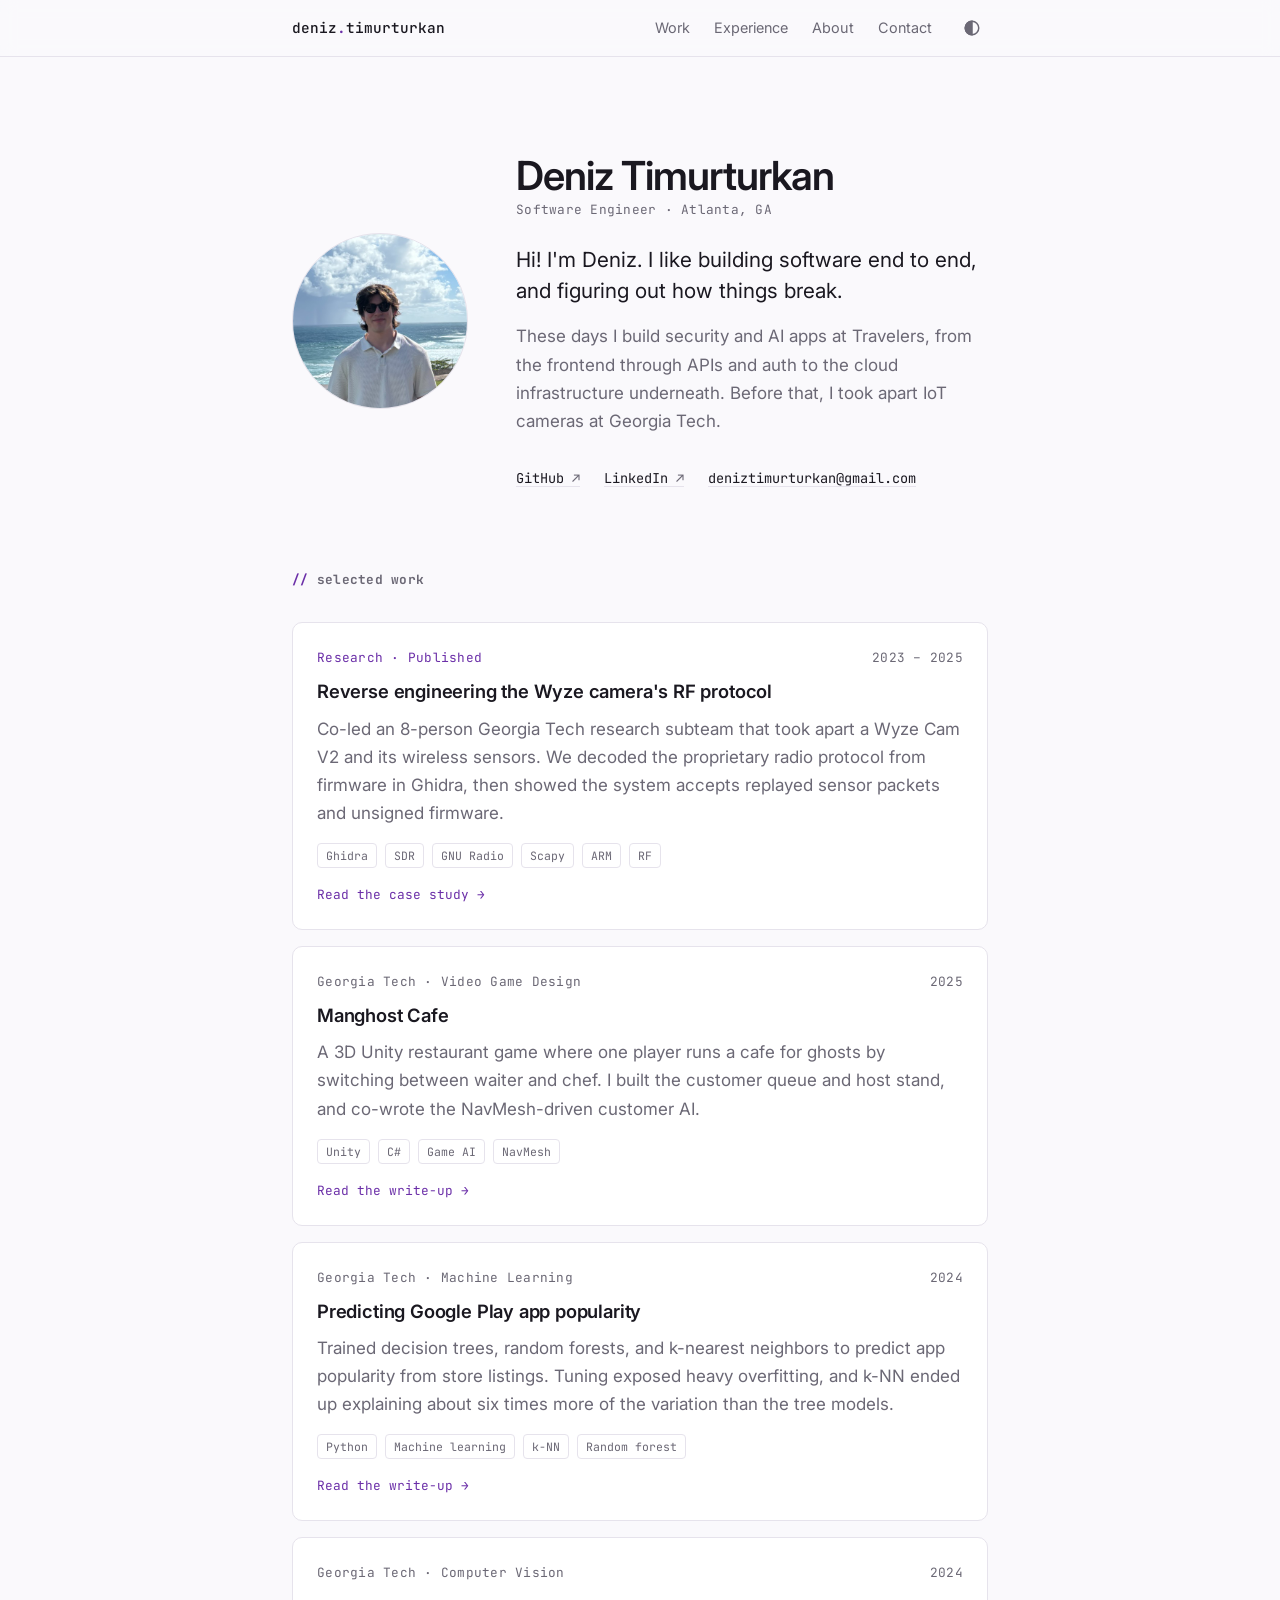
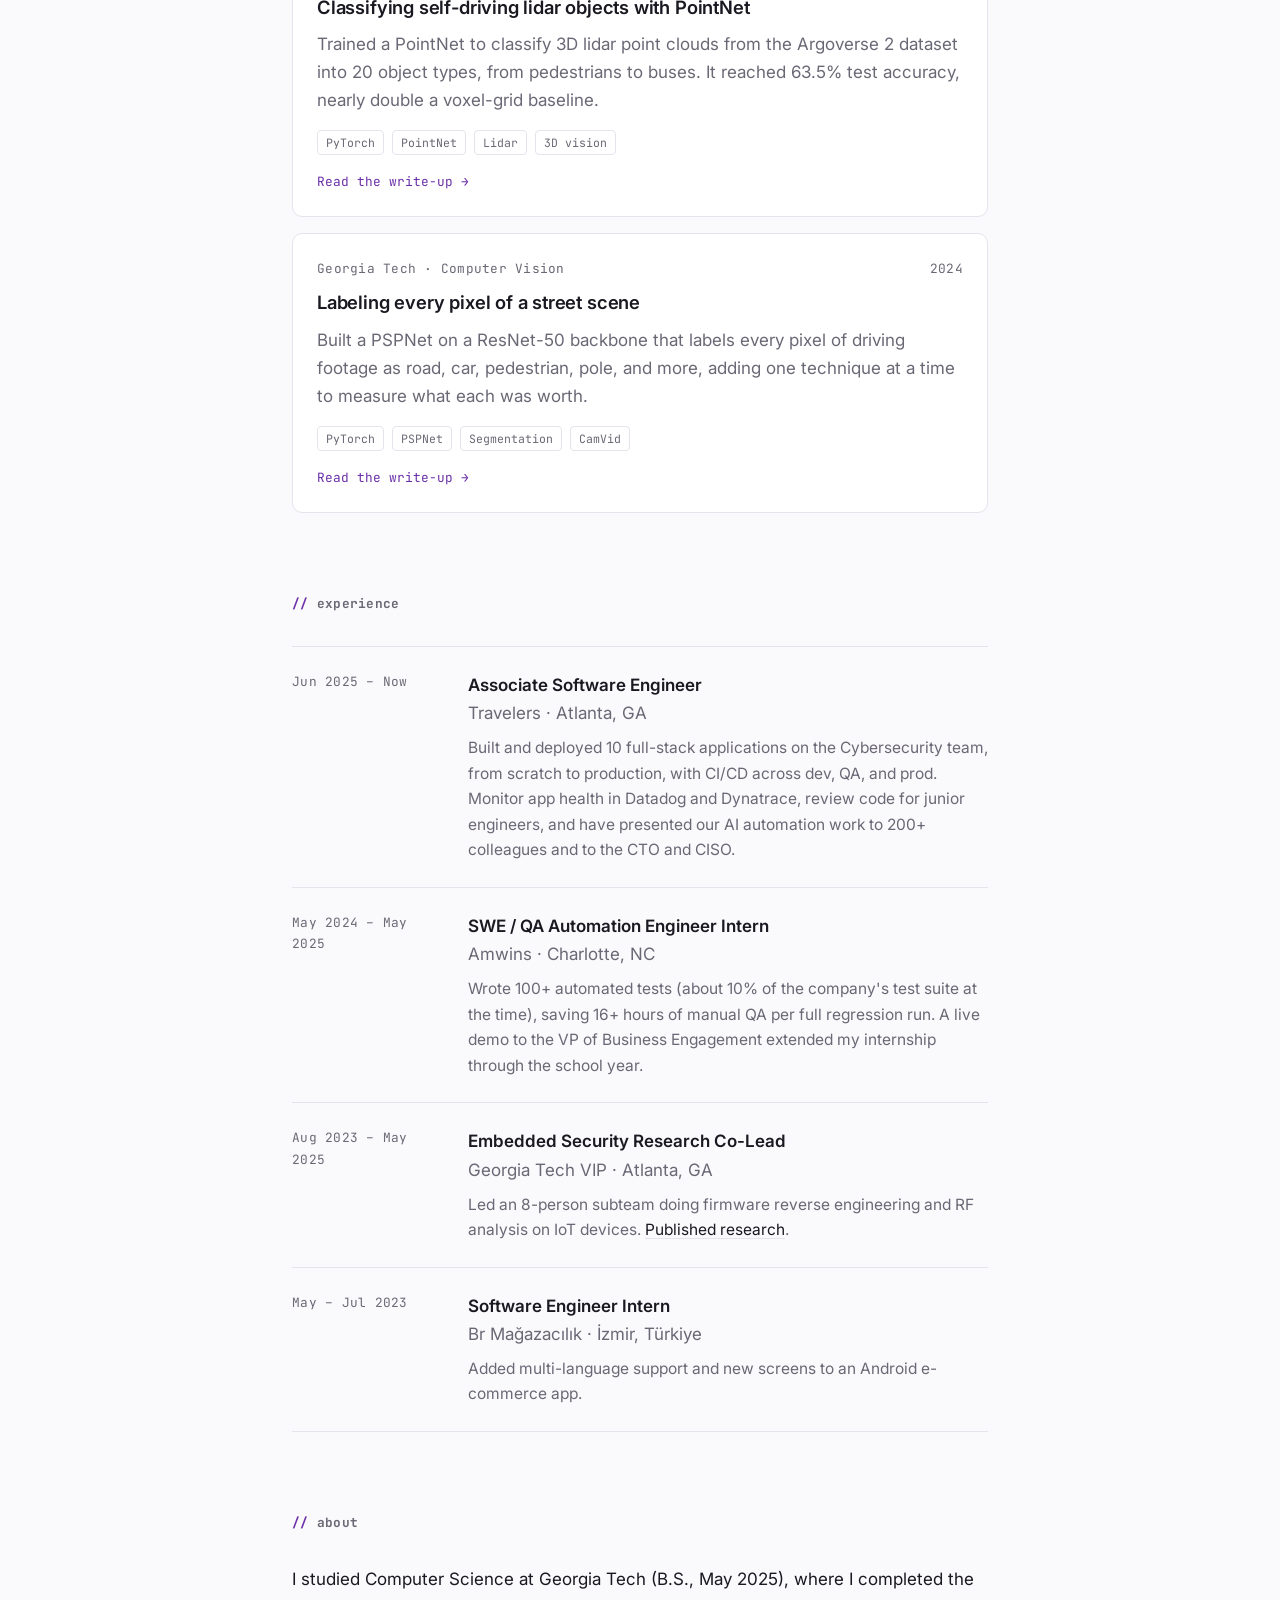
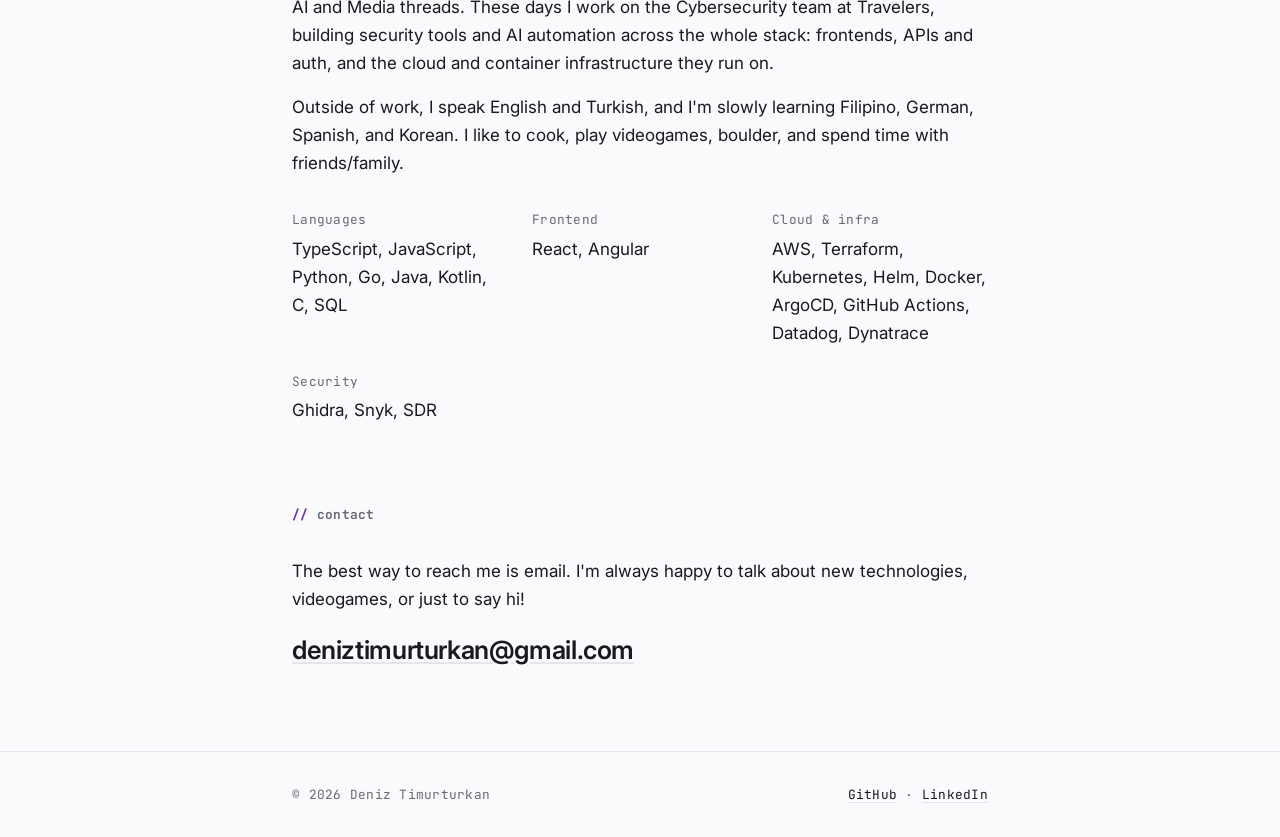
<file: index.html>
<!DOCTYPE html>
<html lang="en">
<head>
  <meta charset="UTF-8">
  <meta name="viewport" content="width=device-width, initial-scale=1.0">
  <title>Deniz Timurturkan — Software Engineer</title>
  <meta name="description" content="Deniz Timurturkan — software engineer building security and AI systems end to end, from frontend and APIs to cloud infrastructure. Georgia Tech CS, embedded security research.">
  <meta property="og:title"       content="Deniz Timurturkan — Software Engineer">
  <meta property="og:description" content="Software engineer building security and AI systems end to end, from frontend and APIs to cloud infrastructure.">
  <meta property="og:type"        content="website">
  <link rel="icon" href="data:image/svg+xml,<svg xmlns='http://www.w3.org/2000/svg' viewBox='0 0 32 32'><rect width='32' height='32' rx='6' fill='%236b2fa8'/><text x='16' y='22' font-family='monospace' font-size='16' font-weight='700' fill='white' text-anchor='middle'>dt</text></svg>">

  <!-- Apply saved theme before paint to avoid a flash -->
  <script>try { const t = localStorage.getItem('theme'); if (t) document.documentElement.dataset.theme = t; } catch (e) {}</script>

  <link rel="preconnect" href="https://fonts.googleapis.com">
  <link rel="preconnect" href="https://fonts.gstatic.com" crossorigin>
  <link href="https://fonts.googleapis.com/css2?family=Inter:wght@400;500;600&family=JetBrains+Mono:wght@400;500&display=swap" rel="stylesheet">

  <link rel="stylesheet" href="assets/css/reset.css">
  <link rel="stylesheet" href="assets/css/variables.css">
  <link rel="stylesheet" href="assets/css/global.css">
  <link rel="stylesheet" href="assets/css/home.css">
</head>
<body>

  <header class="site-header">
    <div class="container">
      <a href="./" class="site-name">deniz<span>.</span>timurturkan</a>
      <nav class="site-nav" aria-label="Main navigation">
        <a href="#work" class="nav-section">Work</a>
        <a href="#experience" class="nav-section">Experience</a>
        <a href="#about" class="nav-section">About</a>
        <a href="#contact">Contact</a>
        <button class="theme-toggle" aria-label="Toggle dark mode">
          <svg viewBox="0 0 24 24" fill="none" stroke="currentColor" stroke-width="2" aria-hidden="true"><circle cx="12" cy="12" r="9"/><path d="M12 3a9 9 0 0 0 0 18z" fill="currentColor"/></svg>
        </button>
      </nav>
    </div>
  </header>

  <main class="container">

    <!-- Hero -->
    <section class="hero" aria-label="Introduction">
      <img src="assets/images/headshot.jpg" alt="Deniz Timurturkan" class="headshot">
      <div class="hero-text">
        <h1 class="hero-name">Deniz Timurturkan</h1>
        <p class="label">Software Engineer · Atlanta, GA</p>
        <p class="hero-intro">Hi! I'm Deniz. I like building software end to end, and figuring out how things break.</p>
        <p class="hero-tagline">
          These days I build security and AI apps at Travelers, from the frontend through APIs and auth to the cloud infrastructure underneath. Before that, I took apart IoT cameras at Georgia Tech.
        </p>
        <div class="hero-links">
          <a href="https://github.com/deniztimurturkan" class="link" target="_blank" rel="noopener noreferrer">GitHub</a>
          <a href="https://www.linkedin.com/in/deniztimurturkan/" class="link" target="_blank" rel="noopener noreferrer">LinkedIn</a>
          <a href="mailto:deniztimurturkan@gmail.com" class="link">deniztimurturkan@gmail.com</a>
        </div>
      </div>
    </section>

    <!-- Selected work -->
    <section class="section" id="work" aria-labelledby="work-heading">
      <h2 class="section-heading label" id="work-heading">selected work</h2>

      <div class="work-list">

        <article class="work-item">
          <div class="work-meta">
            <span class="label featured-badge">Research · Published</span>
            <span class="label">2023 – 2025</span>
          </div>
          <h3 class="work-title"><a href="research/wyze-camera/">Reverse engineering the Wyze camera's RF protocol</a></h3>
          <p class="work-desc">Co-led an 8-person Georgia Tech research subteam that took apart a Wyze Cam V2 and its wireless sensors. We decoded the proprietary radio protocol from firmware in Ghidra, then showed the system accepts replayed sensor packets and unsigned firmware.</p>
          <ul class="tags">
            <li>Ghidra</li><li>SDR</li><li>GNU Radio</li><li>Scapy</li><li>ARM</li><li>RF</li>
          </ul>
          <p class="work-cta">Read the case study →</p>
        </article>

        <article class="work-item">
          <div class="work-meta">
            <span class="label">Georgia Tech · Video Game Design</span>
            <span class="label">2025</span>
          </div>
          <h3 class="work-title"><a href="projects/manghost-cafe/">Manghost Cafe</a></h3>
          <p class="work-desc">A 3D Unity restaurant game where one player runs a cafe for ghosts by switching between waiter and chef. I built the customer queue and host stand, and co-wrote the NavMesh-driven customer AI.</p>
          <ul class="tags">
            <li>Unity</li><li>C#</li><li>Game AI</li><li>NavMesh</li>
          </ul>
          <p class="work-cta">Read the write-up →</p>
        </article>

        <article class="work-item">
          <div class="work-meta">
            <span class="label">Georgia Tech · Machine Learning</span>
            <span class="label">2024</span>
          </div>
          <h3 class="work-title"><a href="projects/app-popularity/">Predicting Google Play app popularity</a></h3>
          <p class="work-desc">Trained decision trees, random forests, and k-nearest neighbors to predict app popularity from store listings. Tuning exposed heavy overfitting, and k-NN ended up explaining about six times more of the variation than the tree models.</p>
          <ul class="tags">
            <li>Python</li><li>Machine learning</li><li>k-NN</li><li>Random forest</li>
          </ul>
          <p class="work-cta">Read the write-up →</p>
        </article>

        <article class="work-item">
          <div class="work-meta">
            <span class="label">Georgia Tech · Computer Vision</span>
            <span class="label">2024</span>
          </div>
          <h3 class="work-title"><a href="projects/lidar-pointnet/">Classifying self-driving lidar objects with PointNet</a></h3>
          <p class="work-desc">Trained a PointNet to classify 3D lidar point clouds from the Argoverse 2 dataset into 20 object types, from pedestrians to buses. It reached 63.5% test accuracy, nearly double a voxel-grid baseline.</p>
          <ul class="tags">
            <li>PyTorch</li><li>PointNet</li><li>Lidar</li><li>3D vision</li>
          </ul>
          <p class="work-cta">Read the write-up →</p>
        </article>

        <article class="work-item">
          <div class="work-meta">
            <span class="label">Georgia Tech · Computer Vision</span>
            <span class="label">2024</span>
          </div>
          <h3 class="work-title"><a href="projects/street-segmentation/">Labeling every pixel of a street scene</a></h3>
          <p class="work-desc">Built a PSPNet on a ResNet-50 backbone that labels every pixel of driving footage as road, car, pedestrian, pole, and more, adding one technique at a time to measure what each was worth.</p>
          <ul class="tags">
            <li>PyTorch</li><li>PSPNet</li><li>Segmentation</li><li>CamVid</li>
          </ul>
          <p class="work-cta">Read the write-up →</p>
        </article>

        <!-- Template for a new project — copy, fill in, and add a link on the title if there is a repo or page.
        <article class="work-item">
          <div class="work-meta">
            <span class="label">Personal project</span>
            <span class="label">2026</span>
          </div>
          <h3 class="work-title"><a href="https://github.com/deniztimurturkan/REPO" target="_blank" rel="noopener noreferrer">Project name</a></h3>
          <p class="work-desc">Two or three sentences: the problem, what you built, and what happened.</p>
          <ul class="tags">
            <li>Tech</li><li>Tech</li>
          </ul>
        </article>
        -->

      </div>
    </section>

    <!-- Experience -->
    <section class="section" id="experience" aria-labelledby="experience-heading">
      <h2 class="section-heading label" id="experience-heading">experience</h2>

      <ol class="timeline">
        <li class="timeline-item">
          <span class="label">Jun 2025 – Now</span>
          <div>
            <p class="timeline-role">Associate Software Engineer</p>
            <p class="timeline-org">Travelers · Atlanta, GA</p>
            <p class="timeline-desc">Built and deployed 10 full-stack applications on the Cybersecurity team, from scratch to production, with CI/CD across dev, QA, and prod. Monitor app health in Datadog and Dynatrace, review code for junior engineers, and have presented our AI automation work to 200+ colleagues and to the CTO and CISO.</p>
          </div>
        </li>
        <li class="timeline-item">
          <span class="label">May 2024 – May 2025</span>
          <div>
            <p class="timeline-role">SWE / QA Automation Engineer Intern</p>
            <p class="timeline-org">Amwins · Charlotte, NC</p>
            <p class="timeline-desc">Wrote 100+ automated tests (about 10% of the company's test suite at the time), saving 16+ hours of manual QA per full regression run. A live demo to the VP of Business Engagement extended my internship through the school year.</p>
          </div>
        </li>
        <li class="timeline-item">
          <span class="label">Aug 2023 – May 2025</span>
          <div>
            <p class="timeline-role">Embedded Security Research Co-Lead</p>
            <p class="timeline-org">Georgia Tech VIP · Atlanta, GA</p>
            <p class="timeline-desc">Led an 8-person subteam doing firmware reverse engineering and RF analysis on IoT devices. <a href="research/wyze-camera/" class="link">Published research</a>.</p>
          </div>
        </li>
        <li class="timeline-item">
          <span class="label">May – Jul 2023</span>
          <div>
            <p class="timeline-role">Software Engineer Intern</p>
            <p class="timeline-org">Br Mağazacılık · İzmir, Türkiye</p>
            <p class="timeline-desc">Added multi-language support and new screens to an Android e-commerce app.</p>
          </div>
        </li>
      </ol>
    </section>

    <!-- About -->
    <section class="section" id="about" aria-labelledby="about-heading">
      <h2 class="section-heading label" id="about-heading">about</h2>

      <div class="about-text">
        <p>I studied Computer Science at Georgia Tech (B.S., May 2025), where I completed the AI and Media threads. These days I work on the Cybersecurity team at Travelers, building security tools and AI automation across the whole stack: frontends, APIs and auth, and the cloud and container infrastructure they run on.</p>
        <p>Outside of work, I speak English and Turkish, and I'm slowly learning Filipino, German, Spanish, and Korean. I like to cook, play videogames, boulder, and spend time with friends/family.</p>
      </div>

      <dl class="about-facts">
        <div>
          <dt class="label">Languages</dt>
          <dd>TypeScript, JavaScript, Python, Go, Java, Kotlin, C, SQL</dd>
        </div>
        <div>
          <dt class="label">Frontend</dt>
          <dd>React, Angular</dd>
        </div>
        <div>
          <dt class="label">Cloud &amp; infra</dt>
          <dd>AWS, Terraform, Kubernetes, Helm, Docker, ArgoCD, GitHub Actions, Datadog, Dynatrace</dd>
        </div>
        <div>
          <dt class="label">Security</dt>
          <dd>Ghidra, Snyk, SDR</dd>
        </div>
      </dl>
    </section>

    <!-- Contact -->
    <section class="section" id="contact" aria-labelledby="contact-heading">
      <h2 class="section-heading label" id="contact-heading">contact</h2>
      <p>The best way to reach me is email. I'm always happy to talk about new technologies, videogames, or just to say hi!</p>
      <a href="mailto:deniztimurturkan@gmail.com" class="contact-email link">deniztimurturkan@gmail.com</a>
    </section>

  </main>

  <footer class="site-footer">
    <div class="container">
      <p class="label">&copy; 2026 Deniz Timurturkan</p>
      <p class="label">
        <a href="https://github.com/deniztimurturkan" class="link" target="_blank" rel="noopener noreferrer">GitHub</a> ·
        <a href="https://www.linkedin.com/in/deniztimurturkan/" class="link" target="_blank" rel="noopener noreferrer">LinkedIn</a>
      </p>
    </div>
  </footer>

  <script src="assets/js/theme.js"></script>
</body>
</html>
</file>
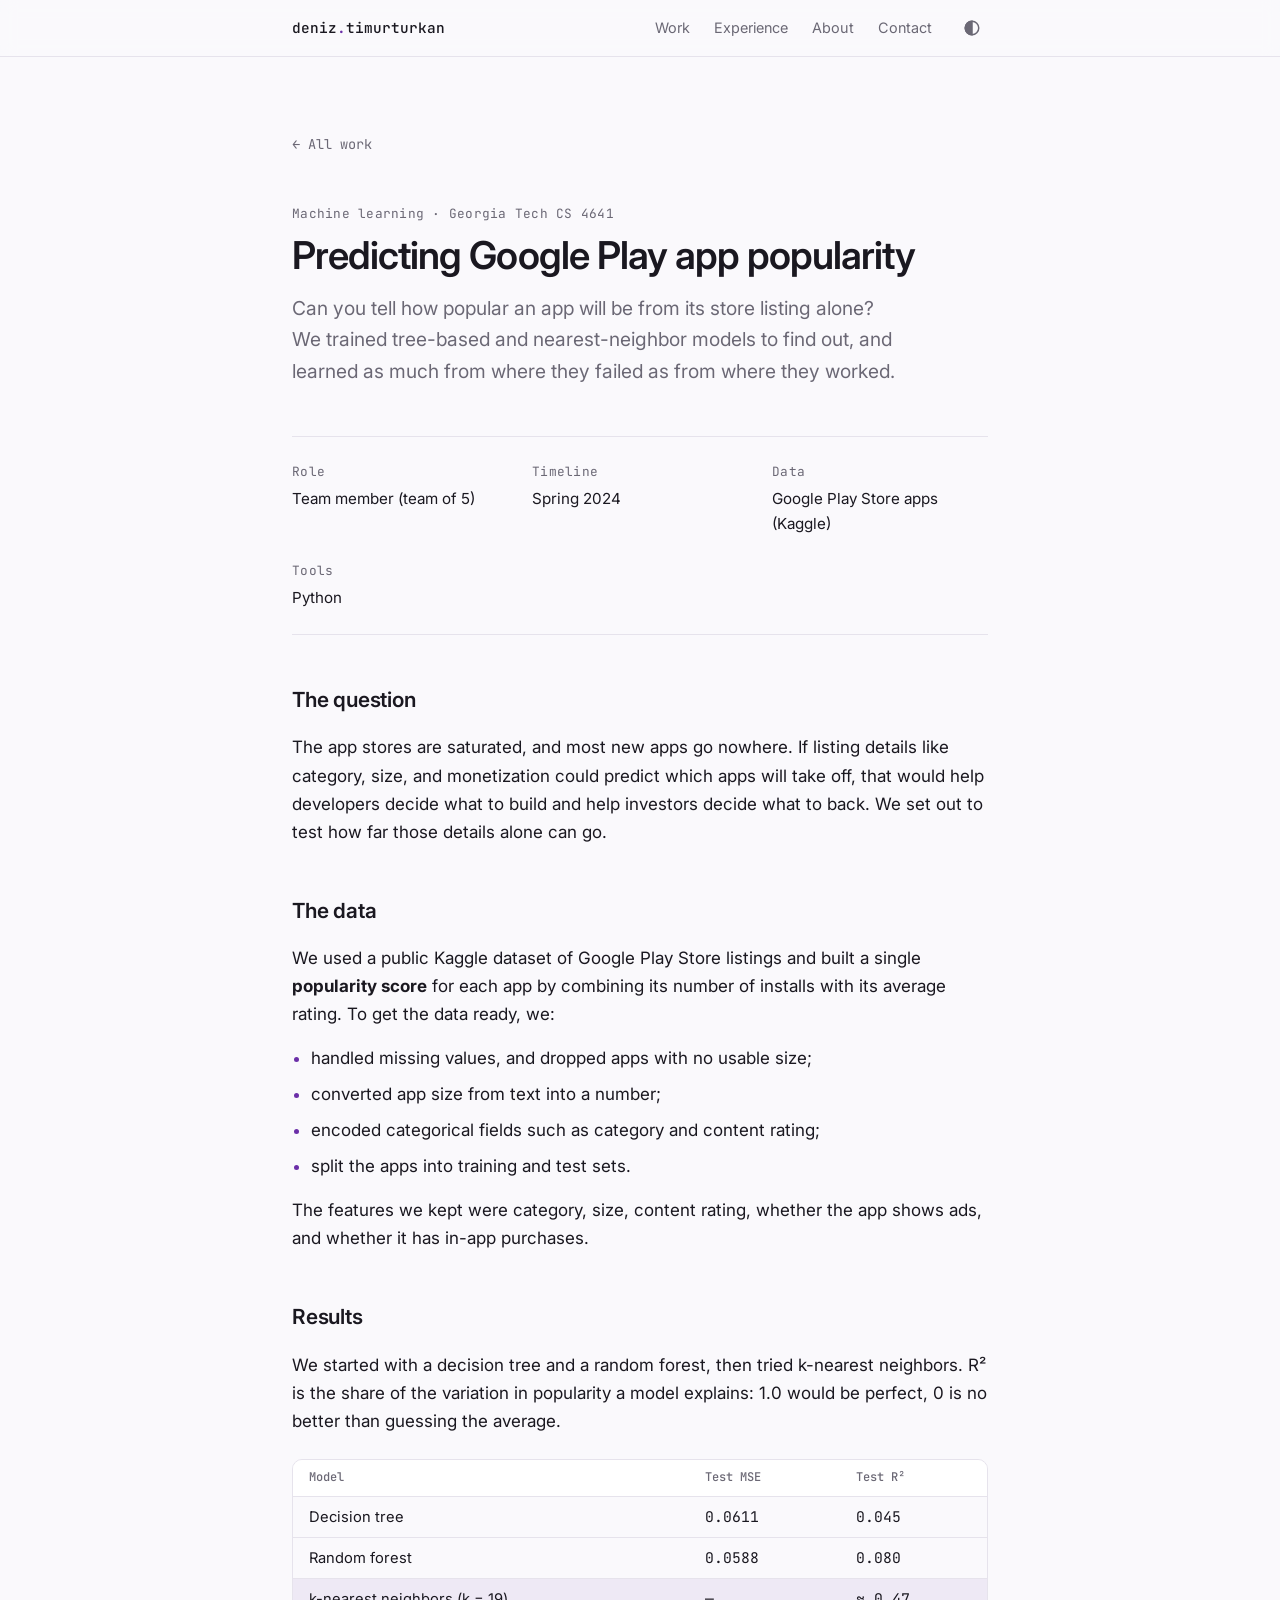
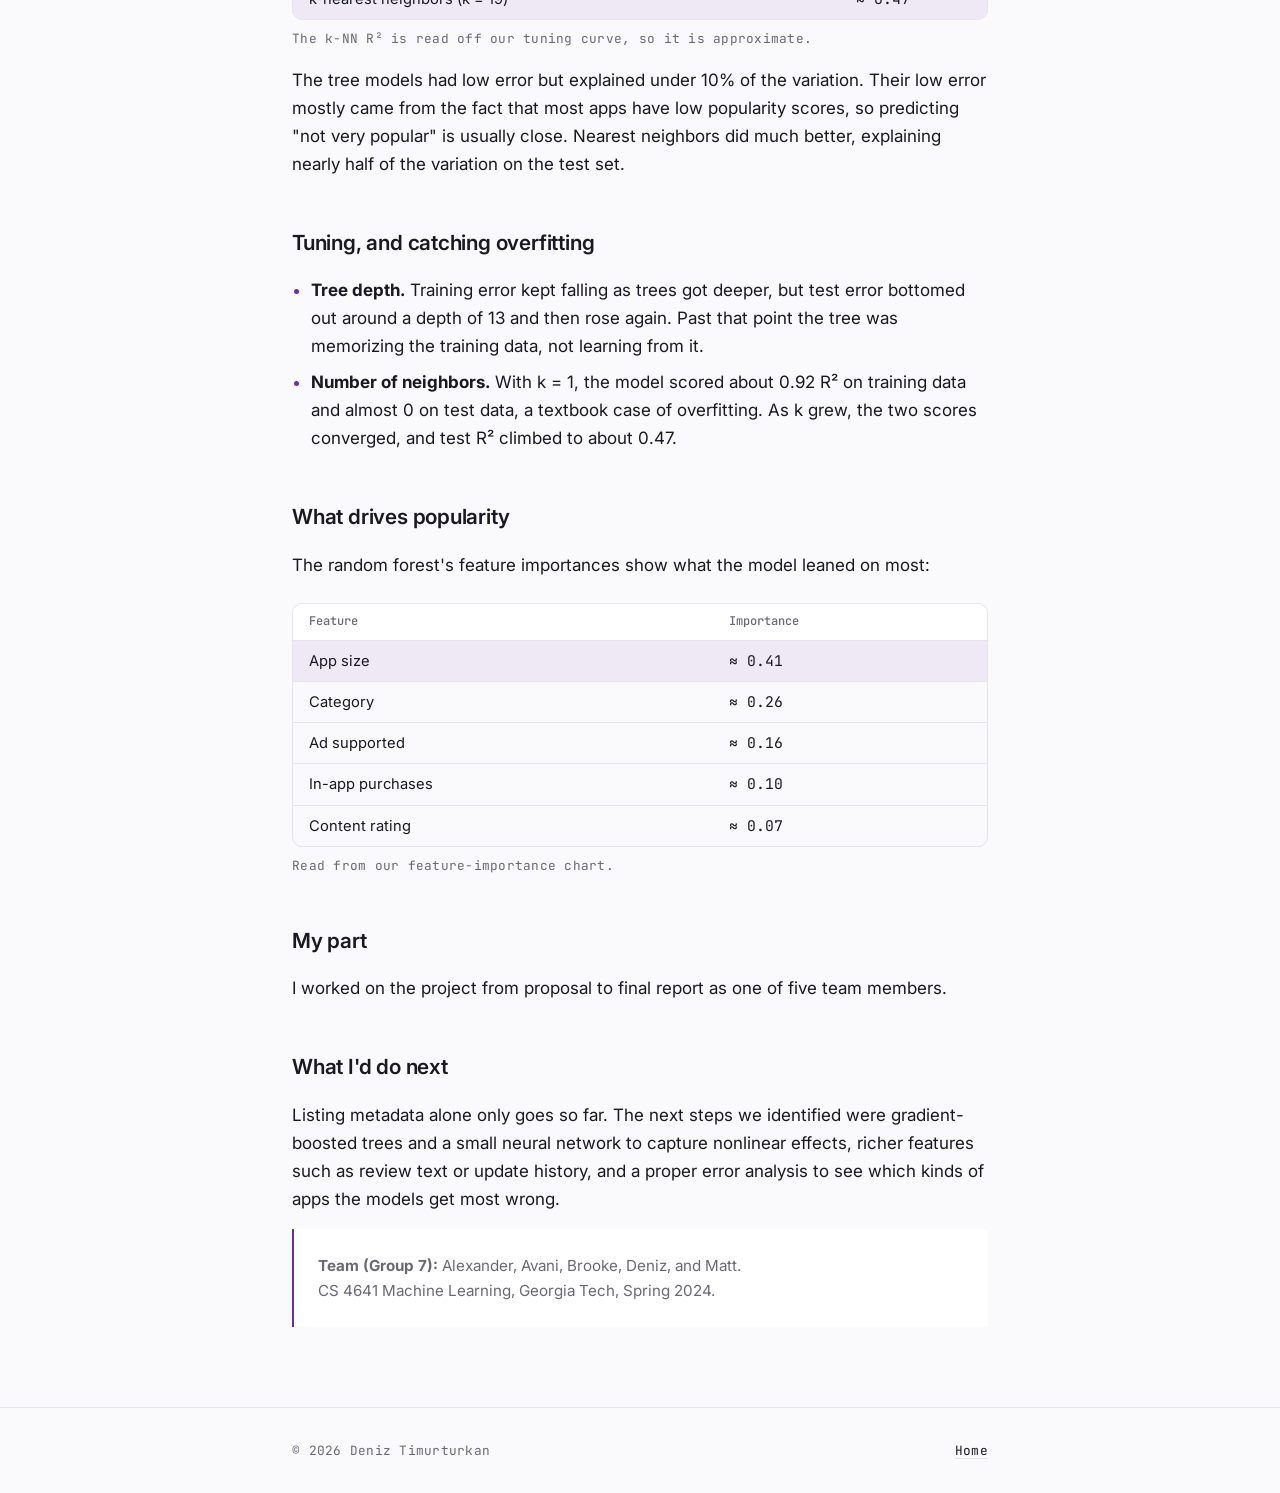
<file: projects/app-popularity/index.html>
<!DOCTYPE html>
<html lang="en">
<head>
  <meta charset="UTF-8">
  <meta name="viewport" content="width=device-width, initial-scale=1.0">
  <title>Predicting App Popularity — Deniz Timurturkan</title>
  <meta name="description" content="Georgia Tech machine learning project: predicting Google Play app popularity from app metadata with decision trees, random forests, and k-nearest neighbors.">
  <meta property="og:title"       content="Predicting Google Play app popularity">
  <meta property="og:description" content="Georgia Tech Machine Learning team project, Spring 2024.">
  <meta property="og:type"        content="article">
  <link rel="icon" href="data:image/svg+xml,<svg xmlns='http://www.w3.org/2000/svg' viewBox='0 0 32 32'><rect width='32' height='32' rx='6' fill='%236b2fa8'/><text x='16' y='22' font-family='monospace' font-size='16' font-weight='700' fill='white' text-anchor='middle'>dt</text></svg>">

  <script>try { const t = localStorage.getItem('theme'); if (t) document.documentElement.dataset.theme = t; } catch (e) {}</script>

  <link rel="preconnect" href="https://fonts.googleapis.com">
  <link rel="preconnect" href="https://fonts.gstatic.com" crossorigin>
  <link href="https://fonts.googleapis.com/css2?family=Inter:wght@400;500;600&family=JetBrains+Mono:wght@400;500&display=swap" rel="stylesheet">

  <link rel="stylesheet" href="../../assets/css/reset.css">
  <link rel="stylesheet" href="../../assets/css/variables.css">
  <link rel="stylesheet" href="../../assets/css/global.css">
  <link rel="stylesheet" href="../../assets/css/case-study.css">
</head>
<body>

  <header class="site-header">
    <div class="container">
      <a href="../../" class="site-name">deniz<span>.</span>timurturkan</a>
      <nav class="site-nav" aria-label="Main navigation">
        <a href="../../#work" class="nav-section">Work</a>
        <a href="../../#experience" class="nav-section">Experience</a>
        <a href="../../#about" class="nav-section">About</a>
        <a href="../../#contact">Contact</a>
        <button class="theme-toggle" aria-label="Toggle dark mode">
          <svg viewBox="0 0 24 24" fill="none" stroke="currentColor" stroke-width="2" aria-hidden="true"><circle cx="12" cy="12" r="9"/><path d="M12 3a9 9 0 0 0 0 18z" fill="currentColor"/></svg>
        </button>
      </nav>
    </div>
  </header>

  <main class="container">
    <article class="case">
      <a href="../../#work" class="back-link">← All work</a>

      <p class="label">Machine learning · Georgia Tech CS 4641</p>
      <h1 class="case-title">Predicting Google Play app popularity</h1>
      <p class="case-lede">Can you tell how popular an app will be from its store listing alone? We trained tree-based and nearest-neighbor models to find out, and learned as much from where they failed as from where they worked.</p>

      <dl class="case-facts">
        <div><dt class="label">Role</dt><dd>Team member (team of 5)</dd></div>
        <div><dt class="label">Timeline</dt><dd>Spring 2024</dd></div>
        <div><dt class="label">Data</dt><dd>Google Play Store apps (Kaggle)</dd></div>
        <div><dt class="label">Tools</dt><dd>Python</dd><!-- TODO (Deniz): add the libraries you used, e.g. pandas, scikit-learn --></div>
      </dl>

      <div class="case-body">

        <h2>The question</h2>
        <p>The app stores are saturated, and most new apps go nowhere. If listing details like category, size, and monetization could predict which apps will take off, that would help developers decide what to build and help investors decide what to back. We set out to test how far those details alone can go.</p>

        <h2>The data</h2>
        <p>We used a public Kaggle dataset of Google Play Store listings and built a single <strong>popularity score</strong> for each app by combining its number of installs with its average rating. To get the data ready, we:</p>
        <ul>
          <li>handled missing values, and dropped apps with no usable size;</li>
          <li>converted app size from text into a number;</li>
          <li>encoded categorical fields such as category and content rating;</li>
          <li>split the apps into training and test sets.</li>
        </ul>
        <p>The features we kept were category, size, content rating, whether the app shows ads, and whether it has in-app purchases.</p>

        <h2>Results</h2>
        <p>We started with a decision tree and a random forest, then tried k-nearest neighbors. R² is the share of the variation in popularity a model explains: 1.0 would be perfect, 0 is no better than guessing the average.</p>

        <div class="table-wrap">
          <table class="results">
            <thead>
              <tr><th scope="col">Model</th><th scope="col">Test MSE</th><th scope="col">Test R²</th></tr>
            </thead>
            <tbody>
              <tr><td>Decision tree</td><td class="num">0.0611</td><td class="num">0.045</td></tr>
              <tr><td>Random forest</td><td class="num">0.0588</td><td class="num">0.080</td></tr>
              <tr class="hl"><td>k-nearest neighbors (k = 19)</td><td class="num">—</td><td class="num">≈ 0.47</td></tr>
            </tbody>
          </table>
        </div>
        <p class="label figure-caption">The k-NN R² is read off our tuning curve, so it is approximate.</p>

        <p>The tree models had low error but explained under 10% of the variation. Their low error mostly came from the fact that most apps have low popularity scores, so predicting "not very popular" is usually close. Nearest neighbors did much better, explaining nearly half of the variation on the test set.</p>

        <h2>Tuning, and catching overfitting</h2>
        <ul>
          <li><strong>Tree depth.</strong> Training error kept falling as trees got deeper, but test error bottomed out around a depth of 13 and then rose again. Past that point the tree was memorizing the training data, not learning from it.</li>
          <li><strong>Number of neighbors.</strong> With k = 1, the model scored about 0.92 R² on training data and almost 0 on test data, a textbook case of overfitting. As k grew, the two scores converged, and test R² climbed to about 0.47.</li>
        </ul>
        <!-- TODO (Deniz): the deck also shows a k-NN accuracy curve peaking near 93% around k = 10. If you remember what it was classifying (e.g. popular vs. not popular), add it here. -->

        <h2>What drives popularity</h2>
        <p>The random forest's feature importances show what the model leaned on most:</p>
        <div class="table-wrap">
          <table class="results">
            <thead>
              <tr><th scope="col">Feature</th><th scope="col">Importance</th></tr>
            </thead>
            <tbody>
              <tr class="hl"><td>App size</td><td class="num">≈ 0.41</td></tr>
              <tr><td>Category</td><td class="num">≈ 0.26</td></tr>
              <tr><td>Ad supported</td><td class="num">≈ 0.16</td></tr>
              <tr><td>In-app purchases</td><td class="num">≈ 0.10</td></tr>
              <tr><td>Content rating</td><td class="num">≈ 0.07</td></tr>
            </tbody>
          </table>
        </div>
        <p class="label figure-caption">Read from our feature-importance chart.</p>

        <h2>My part</h2>
        <!-- TODO (Deniz): replace this with exactly what you personally did (e.g. preprocessing, a specific model, the tuning plots). -->
        <p>I worked on the project from proposal to final report as one of five team members.</p>

        <h2>What I'd do next</h2>
        <p>Listing metadata alone only goes so far. The next steps we identified were gradient-boosted trees and a small neural network to capture nonlinear effects, richer features such as review text or update history, and a proper error analysis to see which kinds of apps the models get most wrong.</p>

        <p class="credit">
          <strong>Team (Group 7):</strong> Alexander, Avani, Brooke, Deniz, and Matt.<br>
          CS 4641 Machine Learning, Georgia Tech, Spring 2024.
        </p>
      </div>
    </article>
  </main>

  <footer class="site-footer">
    <div class="container">
      <p class="label">&copy; 2026 Deniz Timurturkan</p>
      <p class="label"><a href="../../" class="link">Home</a></p>
    </div>
  </footer>

  <script src="../../assets/js/theme.js"></script>
</body>
</html>
</file>
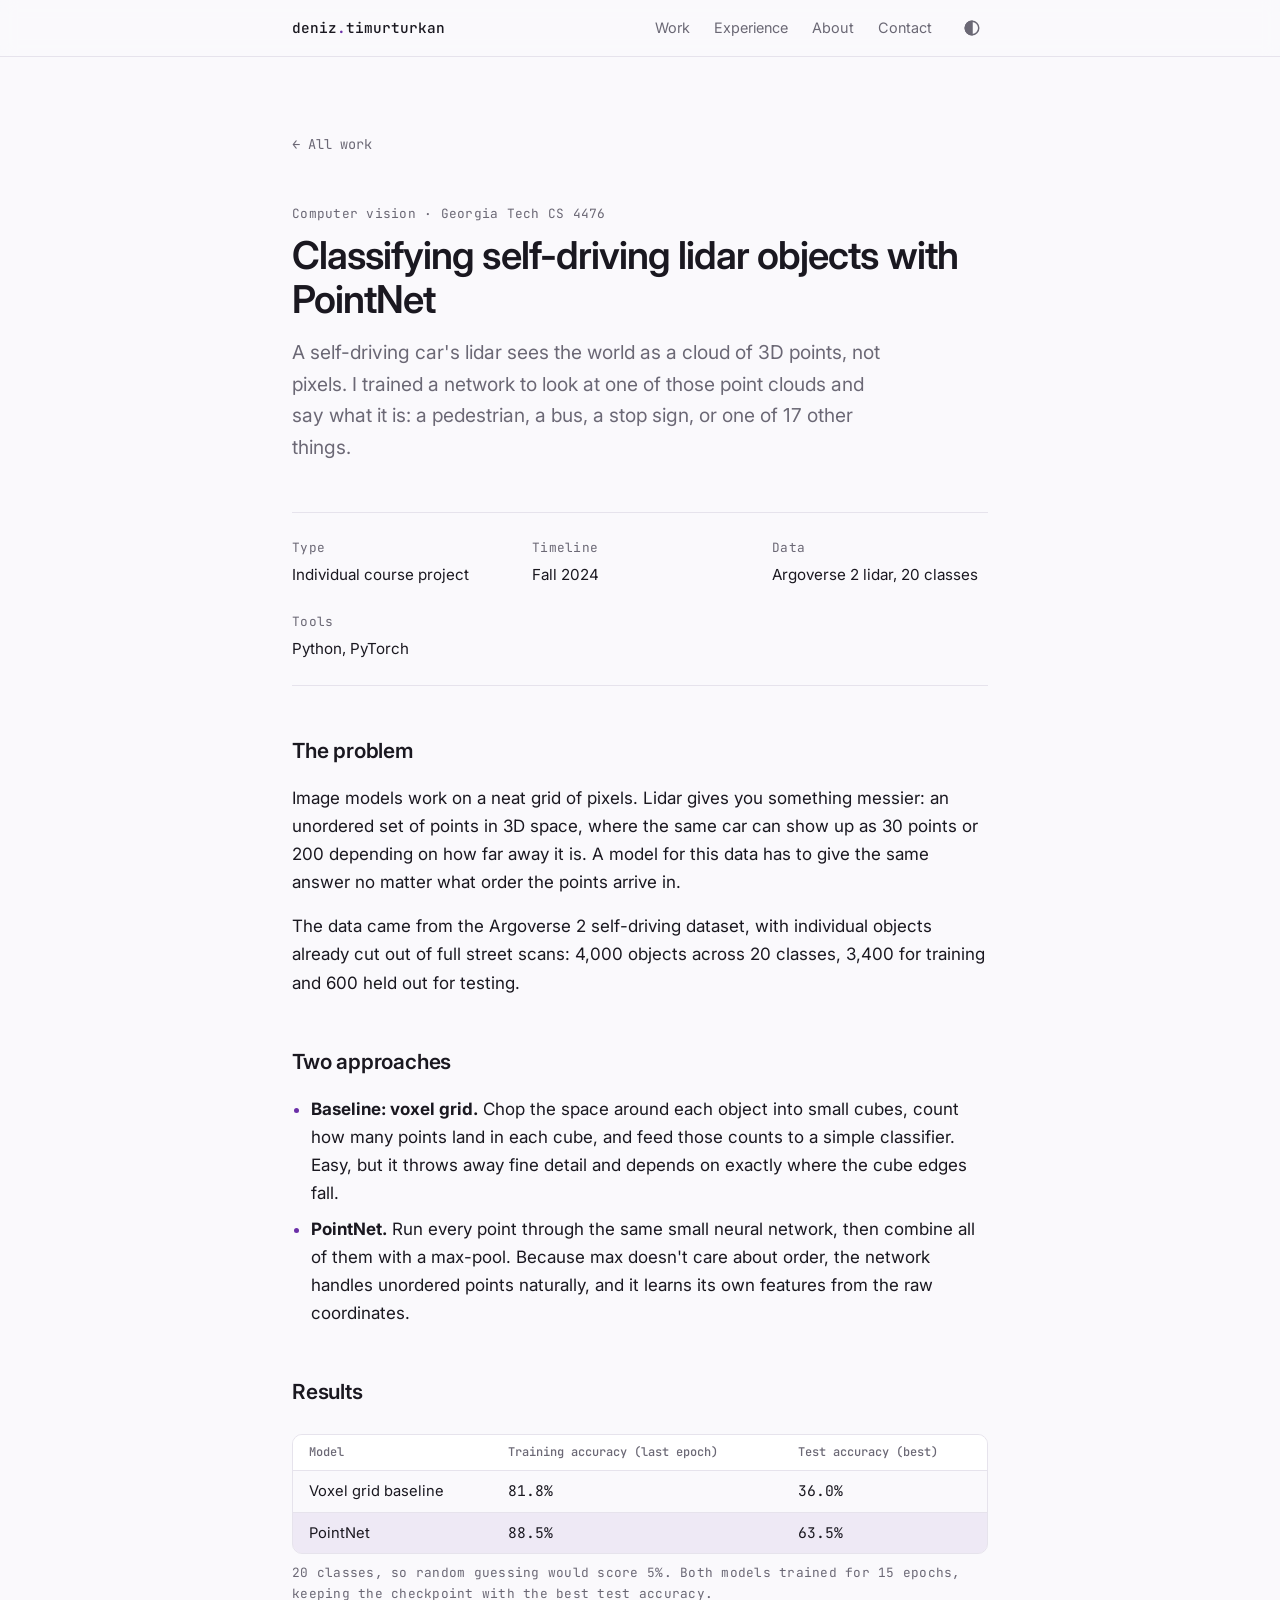
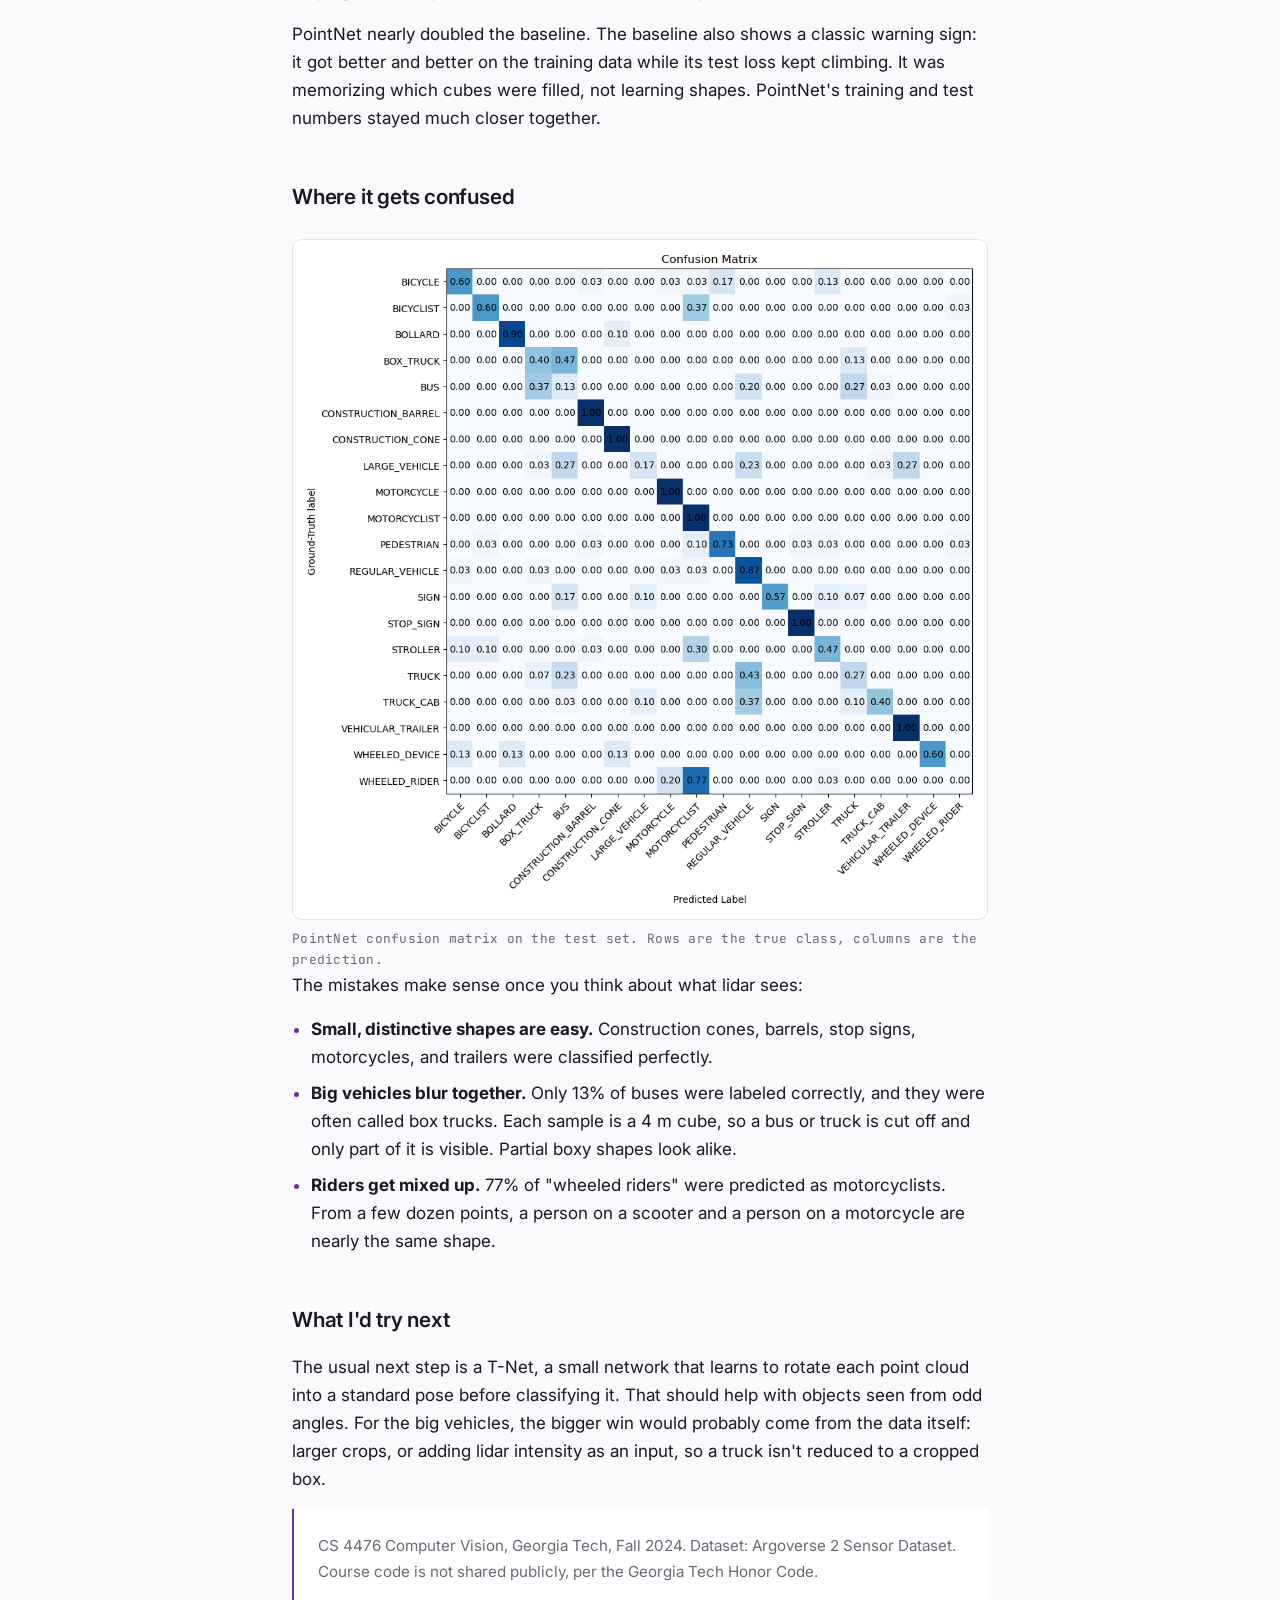
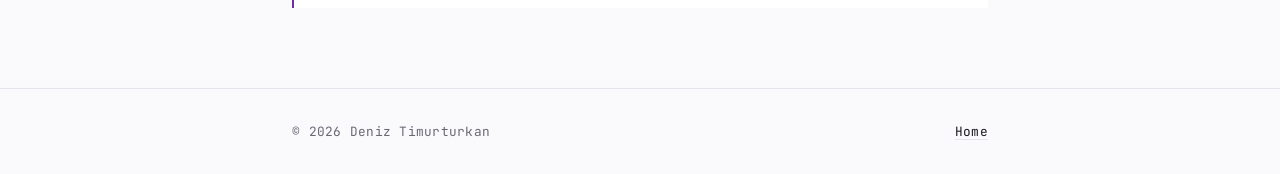
<file: projects/lidar-pointnet/index.html>
<!DOCTYPE html>
<html lang="en">
<head>
  <meta charset="UTF-8">
  <meta name="viewport" content="width=device-width, initial-scale=1.0">
  <title>Classifying Lidar Objects — Deniz Timurturkan</title>
  <meta name="description" content="Georgia Tech computer vision project: classifying self-driving lidar point clouds into 20 object types with PointNet, compared against a voxel-grid baseline.">
  <meta property="og:title"       content="Classifying self-driving lidar objects with PointNet">
  <meta property="og:description" content="Georgia Tech Computer Vision project, Fall 2024.">
  <meta property="og:type"        content="article">
  <link rel="icon" href="data:image/svg+xml,<svg xmlns='http://www.w3.org/2000/svg' viewBox='0 0 32 32'><rect width='32' height='32' rx='6' fill='%236b2fa8'/><text x='16' y='22' font-family='monospace' font-size='16' font-weight='700' fill='white' text-anchor='middle'>dt</text></svg>">

  <script>try { const t = localStorage.getItem('theme'); if (t) document.documentElement.dataset.theme = t; } catch (e) {}</script>

  <link rel="preconnect" href="https://fonts.googleapis.com">
  <link rel="preconnect" href="https://fonts.gstatic.com" crossorigin>
  <link href="https://fonts.googleapis.com/css2?family=Inter:wght@400;500;600&family=JetBrains+Mono:wght@400;500&display=swap" rel="stylesheet">

  <link rel="stylesheet" href="../../assets/css/reset.css">
  <link rel="stylesheet" href="../../assets/css/variables.css">
  <link rel="stylesheet" href="../../assets/css/global.css">
  <link rel="stylesheet" href="../../assets/css/case-study.css">
</head>
<body>

  <header class="site-header">
    <div class="container">
      <a href="../../" class="site-name">deniz<span>.</span>timurturkan</a>
      <nav class="site-nav" aria-label="Main navigation">
        <a href="../../#work" class="nav-section">Work</a>
        <a href="../../#experience" class="nav-section">Experience</a>
        <a href="../../#about" class="nav-section">About</a>
        <a href="../../#contact">Contact</a>
        <button class="theme-toggle" aria-label="Toggle dark mode">
          <svg viewBox="0 0 24 24" fill="none" stroke="currentColor" stroke-width="2" aria-hidden="true"><circle cx="12" cy="12" r="9"/><path d="M12 3a9 9 0 0 0 0 18z" fill="currentColor"/></svg>
        </button>
      </nav>
    </div>
  </header>

  <main class="container">
    <article class="case">
      <a href="../../#work" class="back-link">← All work</a>

      <p class="label">Computer vision · Georgia Tech CS 4476</p>
      <h1 class="case-title">Classifying self-driving lidar objects with PointNet</h1>
      <p class="case-lede">A self-driving car's lidar sees the world as a cloud of 3D points, not pixels. I trained a network to look at one of those point clouds and say what it is: a pedestrian, a bus, a stop sign, or one of 17 other things.</p>

      <dl class="case-facts">
        <div><dt class="label">Type</dt><dd>Individual course project</dd></div>
        <div><dt class="label">Timeline</dt><dd>Fall 2024</dd></div>
        <div><dt class="label">Data</dt><dd>Argoverse 2 lidar, 20 classes</dd></div>
        <div><dt class="label">Tools</dt><dd>Python, PyTorch</dd></div>
      </dl>

      <div class="case-body">

        <h2>The problem</h2>
        <p>Image models work on a neat grid of pixels. Lidar gives you something messier: an unordered set of points in 3D space, where the same car can show up as 30 points or 200 depending on how far away it is. A model for this data has to give the same answer no matter what order the points arrive in.</p>
        <p>The data came from the Argoverse 2 self-driving dataset, with individual objects already cut out of full street scans: 4,000 objects across 20 classes, 3,400 for training and 600 held out for testing.</p>

        <h2>Two approaches</h2>
        <ul>
          <li><strong>Baseline: voxel grid.</strong> Chop the space around each object into small cubes, count how many points land in each cube, and feed those counts to a simple classifier. Easy, but it throws away fine detail and depends on exactly where the cube edges fall.</li>
          <li><strong>PointNet.</strong> Run every point through the same small neural network, then combine all of them with a max-pool. Because max doesn't care about order, the network handles unordered points naturally, and it learns its own features from the raw coordinates.</li>
        </ul>

        <h2>Results</h2>
        <div class="table-wrap">
          <table class="results">
            <thead>
              <tr><th scope="col">Model</th><th scope="col">Training accuracy (last epoch)</th><th scope="col">Test accuracy (best)</th></tr>
            </thead>
            <tbody>
              <tr><td>Voxel grid baseline</td><td class="num">81.8%</td><td class="num">36.0%</td></tr>
              <tr class="hl"><td>PointNet</td><td class="num">88.5%</td><td class="num">63.5%</td></tr>
            </tbody>
          </table>
        </div>
        <p class="label figure-caption">20 classes, so random guessing would score 5%. Both models trained for 15 epochs, keeping the checkpoint with the best test accuracy.</p>

        <p>PointNet nearly doubled the baseline. The baseline also shows a classic warning sign: it got better and better on the training data while its test loss kept climbing. It was memorizing which cubes were filled, not learning shapes. PointNet's training and test numbers stayed much closer together.</p>

        <h2>Where it gets confused</h2>
        <figure>
          <div class="case-figure">
            <img src="confusion-matrix.png" alt="Confusion matrix for PointNet across 20 classes. Construction barrels, construction cones, motorcycles, motorcyclists, stop signs, and vehicular trailers are classified perfectly. Buses, trucks, and box trucks are often confused with each other and with regular vehicles. Wheeled riders are mostly predicted as motorcyclists." width="993" height="972" loading="lazy">
          </div>
          <figcaption class="label figure-caption">PointNet confusion matrix on the test set. Rows are the true class, columns are the prediction.</figcaption>
        </figure>

        <p>The mistakes make sense once you think about what lidar sees:</p>
        <ul>
          <li><strong>Small, distinctive shapes are easy.</strong> Construction cones, barrels, stop signs, motorcycles, and trailers were classified perfectly.</li>
          <li><strong>Big vehicles blur together.</strong> Only 13% of buses were labeled correctly, and they were often called box trucks. Each sample is a 4 m cube, so a bus or truck is cut off and only part of it is visible. Partial boxy shapes look alike.</li>
          <li><strong>Riders get mixed up.</strong> 77% of "wheeled riders" were predicted as motorcyclists. From a few dozen points, a person on a scooter and a person on a motorcycle are nearly the same shape.</li>
        </ul>

        <h2>What I'd try next</h2>
        <p>The usual next step is a T-Net, a small network that learns to rotate each point cloud into a standard pose before classifying it. That should help with objects seen from odd angles. For the big vehicles, the bigger win would probably come from the data itself: larger crops, or adding lidar intensity as an input, so a truck isn't reduced to a cropped box.</p>

        <p class="credit">
          CS 4476 Computer Vision, Georgia Tech, Fall 2024. Dataset: Argoverse 2 Sensor Dataset.<br>
          Course code is not shared publicly, per the Georgia Tech Honor Code.
        </p>
      </div>
    </article>
  </main>

  <footer class="site-footer">
    <div class="container">
      <p class="label">&copy; 2026 Deniz Timurturkan</p>
      <p class="label"><a href="../../" class="link">Home</a></p>
    </div>
  </footer>

  <script src="../../assets/js/theme.js"></script>
</body>
</html>
</file>
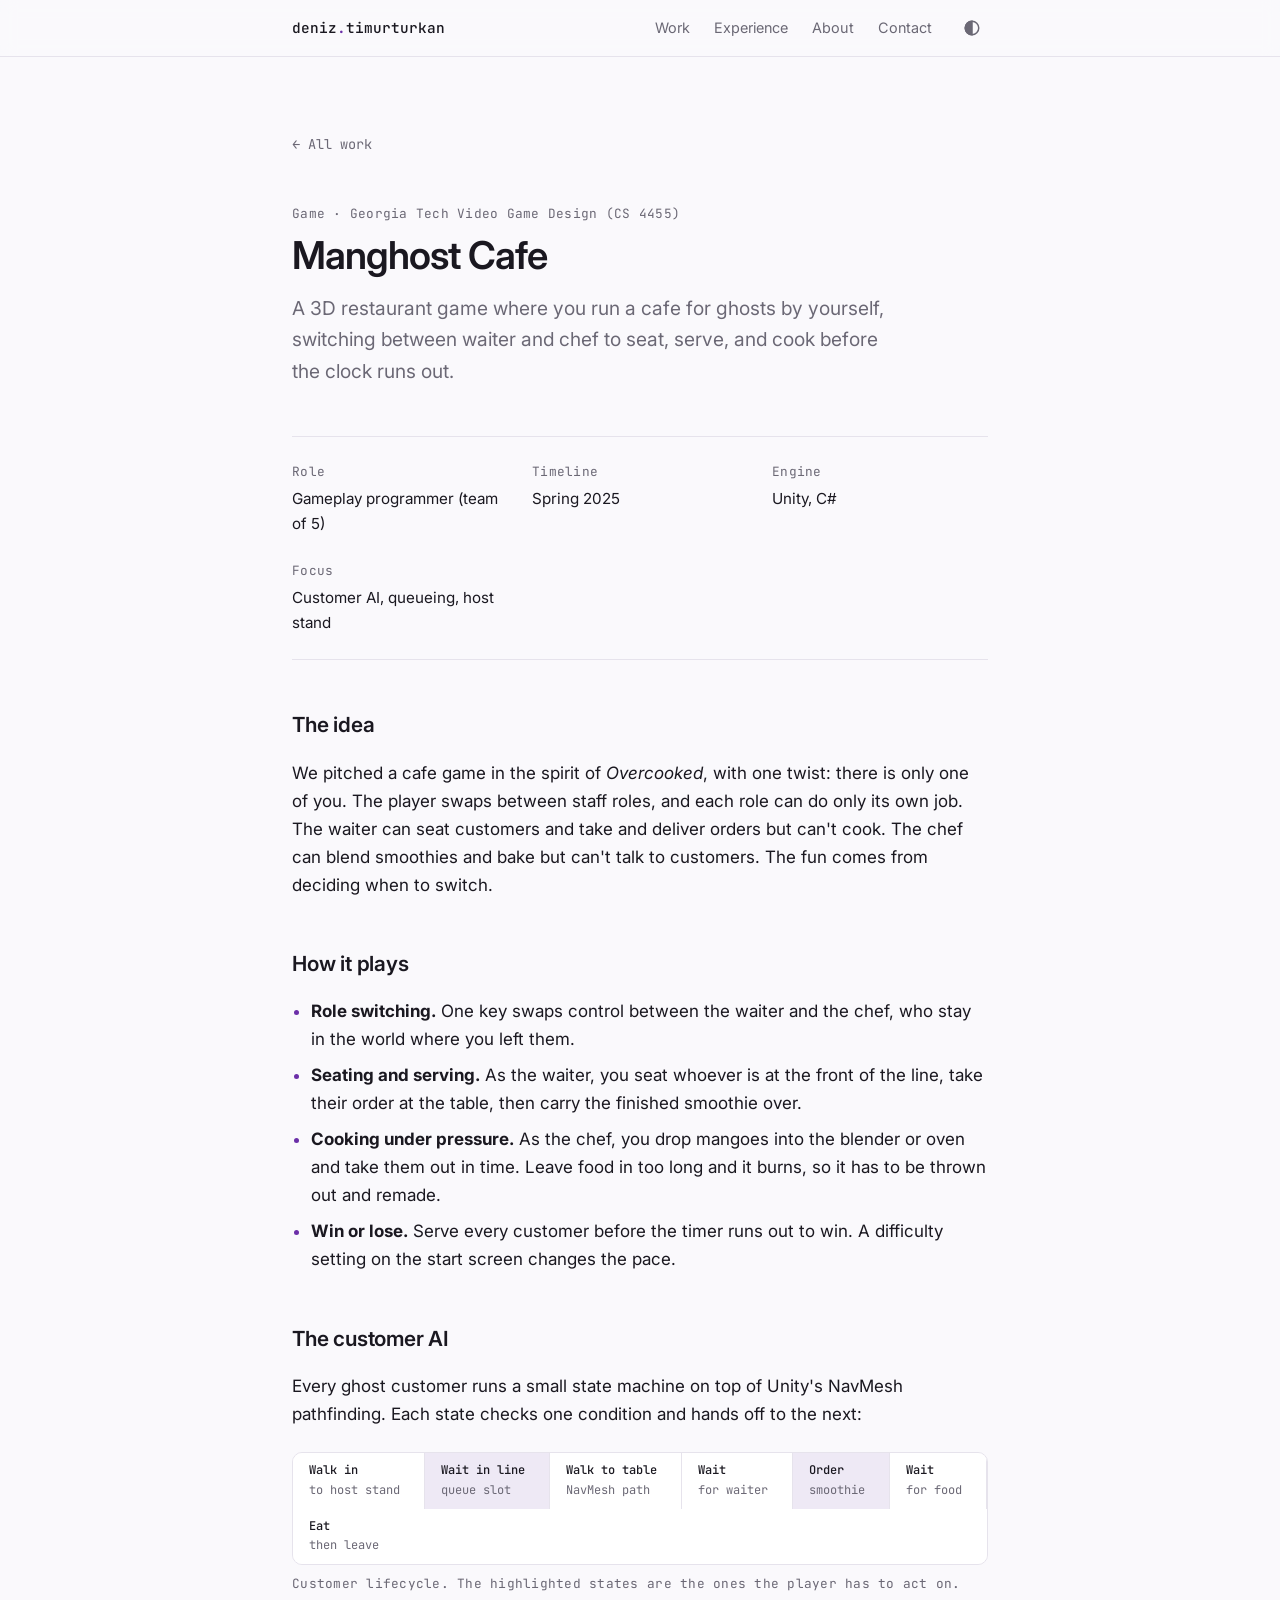
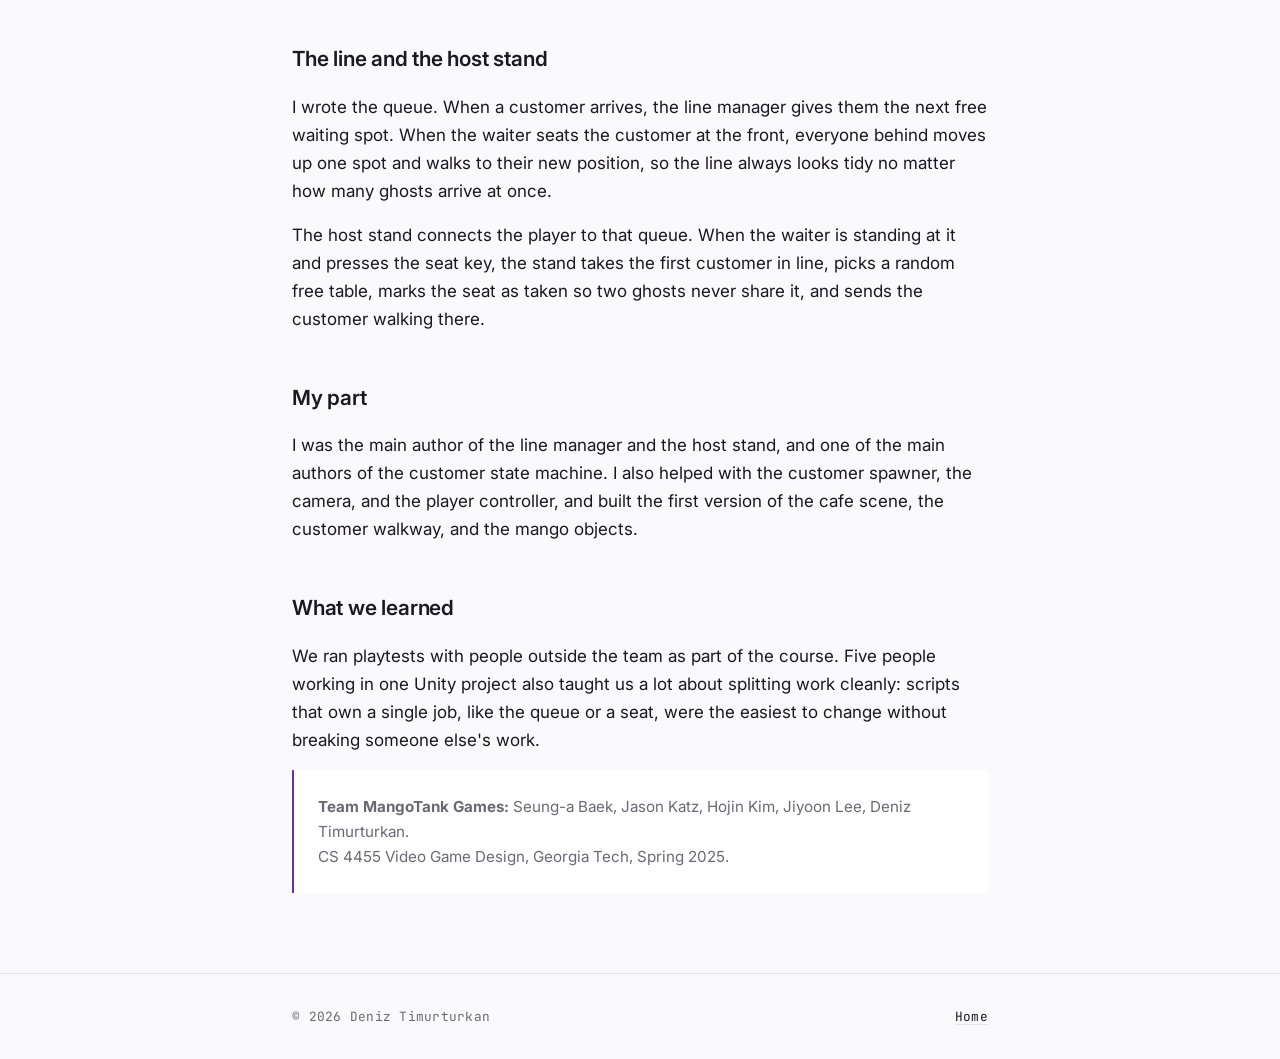
<file: projects/manghost-cafe/index.html>
<!DOCTYPE html>
<html lang="en">
<head>
  <meta charset="UTF-8">
  <meta name="viewport" content="width=device-width, initial-scale=1.0">
  <title>Manghost Cafe — Deniz Timurturkan</title>
  <meta name="description" content="A 3D Unity restaurant game built by a five-person Georgia Tech team: role switching, NavMesh customer AI, and a queue-driven host stand.">
  <meta property="og:title"       content="Manghost Cafe: a Unity restaurant game">
  <meta property="og:description" content="Georgia Tech Video Game Design team project, Spring 2025.">
  <meta property="og:type"        content="article">
  <link rel="icon" href="data:image/svg+xml,<svg xmlns='http://www.w3.org/2000/svg' viewBox='0 0 32 32'><rect width='32' height='32' rx='6' fill='%236b2fa8'/><text x='16' y='22' font-family='monospace' font-size='16' font-weight='700' fill='white' text-anchor='middle'>dt</text></svg>">

  <script>try { const t = localStorage.getItem('theme'); if (t) document.documentElement.dataset.theme = t; } catch (e) {}</script>

  <link rel="preconnect" href="https://fonts.googleapis.com">
  <link rel="preconnect" href="https://fonts.gstatic.com" crossorigin>
  <link href="https://fonts.googleapis.com/css2?family=Inter:wght@400;500;600&family=JetBrains+Mono:wght@400;500&display=swap" rel="stylesheet">

  <link rel="stylesheet" href="../../assets/css/reset.css">
  <link rel="stylesheet" href="../../assets/css/variables.css">
  <link rel="stylesheet" href="../../assets/css/global.css">
  <link rel="stylesheet" href="../../assets/css/case-study.css">
</head>
<body>

  <header class="site-header">
    <div class="container">
      <a href="../../" class="site-name">deniz<span>.</span>timurturkan</a>
      <nav class="site-nav" aria-label="Main navigation">
        <a href="../../#work" class="nav-section">Work</a>
        <a href="../../#experience" class="nav-section">Experience</a>
        <a href="../../#about" class="nav-section">About</a>
        <a href="../../#contact">Contact</a>
        <button class="theme-toggle" aria-label="Toggle dark mode">
          <svg viewBox="0 0 24 24" fill="none" stroke="currentColor" stroke-width="2" aria-hidden="true"><circle cx="12" cy="12" r="9"/><path d="M12 3a9 9 0 0 0 0 18z" fill="currentColor"/></svg>
        </button>
      </nav>
    </div>
  </header>

  <main class="container">
    <article class="case">
      <a href="../../#work" class="back-link">← All work</a>

      <p class="label">Game · Georgia Tech Video Game Design (CS 4455)</p>
      <h1 class="case-title">Manghost Cafe</h1>
      <p class="case-lede">A 3D restaurant game where you run a cafe for ghosts by yourself, switching between waiter and chef to seat, serve, and cook before the clock runs out.</p>

      <!-- TODO (Deniz): add a gameplay clip or screenshots here, and a button linking to a playable build (e.g. itch.io) if you can export one. -->

      <dl class="case-facts">
        <div><dt class="label">Role</dt><dd>Gameplay programmer (team of 5)</dd></div>
        <div><dt class="label">Timeline</dt><dd>Spring 2025</dd></div>
        <div><dt class="label">Engine</dt><dd>Unity, C#</dd></div>
        <div><dt class="label">Focus</dt><dd>Customer AI, queueing, host stand</dd></div>
      </dl>

      <div class="case-body">

        <h2>The idea</h2>
        <p>We pitched a cafe game in the spirit of <em>Overcooked</em>, with one twist: there is only one of you. The player swaps between staff roles, and each role can do only its own job. The waiter can seat customers and take and deliver orders but can't cook. The chef can blend smoothies and bake but can't talk to customers. The fun comes from deciding when to switch.</p>

        <h2>How it plays</h2>
        <ul>
          <li><strong>Role switching.</strong> One key swaps control between the waiter and the chef, who stay in the world where you left them.</li>
          <li><strong>Seating and serving.</strong> As the waiter, you seat whoever is at the front of the line, take their order at the table, then carry the finished smoothie over.</li>
          <li><strong>Cooking under pressure.</strong> As the chef, you drop mangoes into the blender or oven and take them out in time. Leave food in too long and it burns, so it has to be thrown out and remade.</li>
          <li><strong>Win or lose.</strong> Serve every customer before the timer runs out to win. A difficulty setting on the start screen changes the pace.</li>
        </ul>

        <h2>The customer AI</h2>
        <p>Every ghost customer runs a small state machine on top of Unity's NavMesh pathfinding. Each state checks one condition and hands off to the next:</p>

        <div class="packet" role="img" aria-label="Customer states in order: walking to host stand, waiting in line, walking to table, waiting for waiter, ordering, waiting for food, eating">
          <div><b>Walk in</b><span>to host stand</span></div>
          <div class="hl"><b>Wait in line</b><span>queue slot</span></div>
          <div><b>Walk to table</b><span>NavMesh path</span></div>
          <div><b>Wait</b><span>for waiter</span></div>
          <div class="hl"><b>Order</b><span>smoothie</span></div>
          <div><b>Wait</b><span>for food</span></div>
          <div><b>Eat</b><span>then leave</span></div>
        </div>
        <p class="label figure-caption">Customer lifecycle. The highlighted states are the ones the player has to act on.</p>

        <h2>The line and the host stand</h2>
        <p>I wrote the queue. When a customer arrives, the line manager gives them the next free waiting spot. When the waiter seats the customer at the front, everyone behind moves up one spot and walks to their new position, so the line always looks tidy no matter how many ghosts arrive at once.</p>
        <p>The host stand connects the player to that queue. When the waiter is standing at it and presses the seat key, the stand takes the first customer in line, picks a random free table, marks the seat as taken so two ghosts never share it, and sends the customer walking there.</p>

        <h2>My part</h2>
        <!-- TODO (Deniz): adjust this to exactly what you personally did -->
        <p>I was the main author of the line manager and the host stand, and one of the main authors of the customer state machine. I also helped with the customer spawner, the camera, and the player controller, and built the first version of the cafe scene, the customer walkway, and the mango objects.</p>

        <h2>What we learned</h2>
        <p>We ran playtests with people outside the team as part of the course. <!-- TODO (Deniz): add one or two real findings from the playtest report here. --> Five people working in one Unity project also taught us a lot about splitting work cleanly: scripts that own a single job, like the queue or a seat, were the easiest to change without breaking someone else's work.</p>

        <p class="credit">
          <strong>Team MangoTank Games:</strong> Seung-a Baek, Jason Katz, Hojin Kim, Jiyoon Lee, Deniz Timurturkan.<br>
          CS 4455 Video Game Design, Georgia Tech, Spring 2025.
        </p>
      </div>
    </article>
  </main>

  <footer class="site-footer">
    <div class="container">
      <p class="label">&copy; 2026 Deniz Timurturkan</p>
      <p class="label"><a href="../../" class="link">Home</a></p>
    </div>
  </footer>

  <script src="../../assets/js/theme.js"></script>
</body>
</html>
</file>
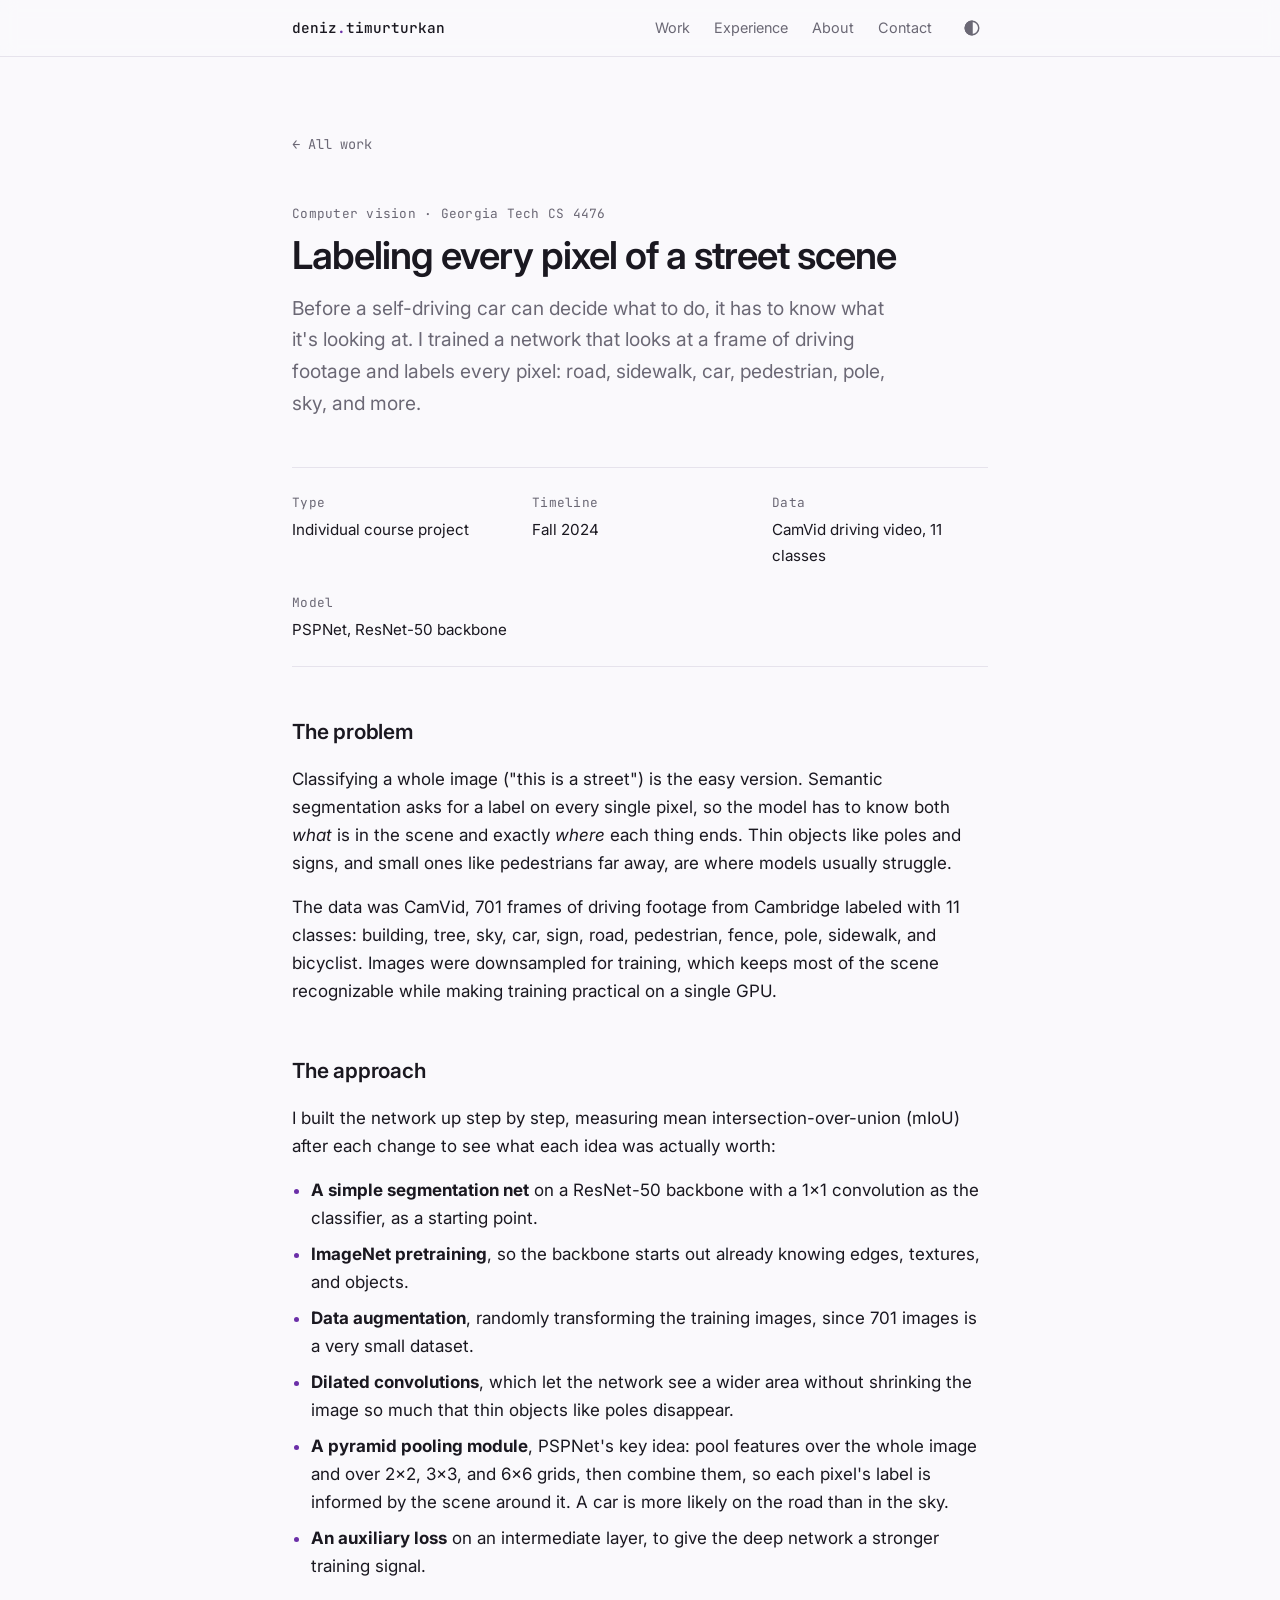
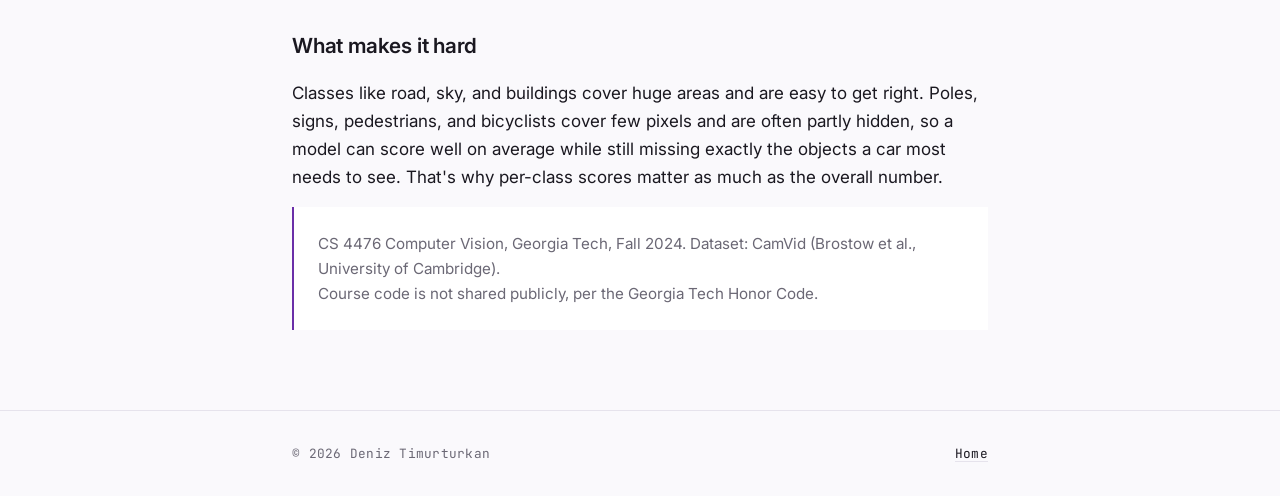
<file: projects/street-segmentation/index.html>
<!DOCTYPE html>
<html lang="en">
<head>
  <meta charset="UTF-8">
  <meta name="viewport" content="width=device-width, initial-scale=1.0">
  <title>Street Scene Segmentation — Deniz Timurturkan</title>
  <meta name="description" content="Georgia Tech computer vision project: labeling every pixel of driving footage as road, car, pedestrian, pole, and more with a PSPNet built on ResNet-50.">
  <meta property="og:title"       content="Labeling every pixel of a street scene">
  <meta property="og:description" content="Georgia Tech Computer Vision project, Fall 2024.">
  <meta property="og:type"        content="article">
  <link rel="icon" href="data:image/svg+xml,<svg xmlns='http://www.w3.org/2000/svg' viewBox='0 0 32 32'><rect width='32' height='32' rx='6' fill='%236b2fa8'/><text x='16' y='22' font-family='monospace' font-size='16' font-weight='700' fill='white' text-anchor='middle'>dt</text></svg>">

  <script>try { const t = localStorage.getItem('theme'); if (t) document.documentElement.dataset.theme = t; } catch (e) {}</script>

  <link rel="preconnect" href="https://fonts.googleapis.com">
  <link rel="preconnect" href="https://fonts.gstatic.com" crossorigin>
  <link href="https://fonts.googleapis.com/css2?family=Inter:wght@400;500;600&family=JetBrains+Mono:wght@400;500&display=swap" rel="stylesheet">

  <link rel="stylesheet" href="../../assets/css/reset.css">
  <link rel="stylesheet" href="../../assets/css/variables.css">
  <link rel="stylesheet" href="../../assets/css/global.css">
  <link rel="stylesheet" href="../../assets/css/case-study.css">
</head>
<body>

  <header class="site-header">
    <div class="container">
      <a href="../../" class="site-name">deniz<span>.</span>timurturkan</a>
      <nav class="site-nav" aria-label="Main navigation">
        <a href="../../#work" class="nav-section">Work</a>
        <a href="../../#experience" class="nav-section">Experience</a>
        <a href="../../#about" class="nav-section">About</a>
        <a href="../../#contact">Contact</a>
        <button class="theme-toggle" aria-label="Toggle dark mode">
          <svg viewBox="0 0 24 24" fill="none" stroke="currentColor" stroke-width="2" aria-hidden="true"><circle cx="12" cy="12" r="9"/><path d="M12 3a9 9 0 0 0 0 18z" fill="currentColor"/></svg>
        </button>
      </nav>
    </div>
  </header>

  <main class="container">
    <article class="case">
      <a href="../../#work" class="back-link">← All work</a>

      <p class="label">Computer vision · Georgia Tech CS 4476</p>
      <h1 class="case-title">Labeling every pixel of a street scene</h1>
      <p class="case-lede">Before a self-driving car can decide what to do, it has to know what it's looking at. I trained a network that looks at a frame of driving footage and labels every pixel: road, sidewalk, car, pedestrian, pole, sky, and more.</p>

      <!-- TODO (Deniz): add your 2x3 results figure here (ground truth on top, predictions below) from the Colab run. -->

      <dl class="case-facts">
        <div><dt class="label">Type</dt><dd>Individual course project</dd></div>
        <div><dt class="label">Timeline</dt><dd>Fall 2024</dd></div>
        <div><dt class="label">Data</dt><dd>CamVid driving video, 11 classes</dd></div>
        <div><dt class="label">Model</dt><dd>PSPNet, ResNet-50 backbone</dd></div>
      </dl>

      <div class="case-body">

        <h2>The problem</h2>
        <p>Classifying a whole image ("this is a street") is the easy version. Semantic segmentation asks for a label on every single pixel, so the model has to know both <em>what</em> is in the scene and exactly <em>where</em> each thing ends. Thin objects like poles and signs, and small ones like pedestrians far away, are where models usually struggle.</p>
        <p>The data was CamVid, 701 frames of driving footage from Cambridge labeled with 11 classes: building, tree, sky, car, sign, road, pedestrian, fence, pole, sidewalk, and bicyclist. Images were downsampled for training, which keeps most of the scene recognizable while making training practical on a single GPU.</p>

        <h2>The approach</h2>
        <p>I built the network up step by step, measuring mean intersection-over-union (mIoU) after each change to see what each idea was actually worth:</p>
        <ul>
          <li><strong>A simple segmentation net</strong> on a ResNet-50 backbone with a 1×1 convolution as the classifier, as a starting point.</li>
          <li><strong>ImageNet pretraining</strong>, so the backbone starts out already knowing edges, textures, and objects.</li>
          <li><strong>Data augmentation</strong>, randomly transforming the training images, since 701 images is a very small dataset.</li>
          <li><strong>Dilated convolutions</strong>, which let the network see a wider area without shrinking the image so much that thin objects like poles disappear.</li>
          <li><strong>A pyramid pooling module</strong>, PSPNet's key idea: pool features over the whole image and over 2×2, 3×3, and 6×6 grids, then combine them, so each pixel's label is informed by the scene around it. A car is more likely on the road than in the sky.</li>
          <li><strong>An auxiliary loss</strong> on an intermediate layer, to give the deep network a stronger training signal.</li>
        </ul>

        <!-- TODO (Deniz): add a Results section with your training/validation mIoU for each step above and the per-class IoU for the simple net vs. PSPNet (from your Gradescope report). -->

        <h2>What makes it hard</h2>
        <p>Classes like road, sky, and buildings cover huge areas and are easy to get right. Poles, signs, pedestrians, and bicyclists cover few pixels and are often partly hidden, so a model can score well on average while still missing exactly the objects a car most needs to see. That's why per-class scores matter as much as the overall number.</p>

        <p class="credit">
          CS 4476 Computer Vision, Georgia Tech, Fall 2024. Dataset: CamVid (Brostow et al., University of Cambridge).<br>
          Course code is not shared publicly, per the Georgia Tech Honor Code.
        </p>
      </div>
    </article>
  </main>

  <footer class="site-footer">
    <div class="container">
      <p class="label">&copy; 2026 Deniz Timurturkan</p>
      <p class="label"><a href="../../" class="link">Home</a></p>
    </div>
  </footer>

  <script src="../../assets/js/theme.js"></script>
</body>
</html>
</file>
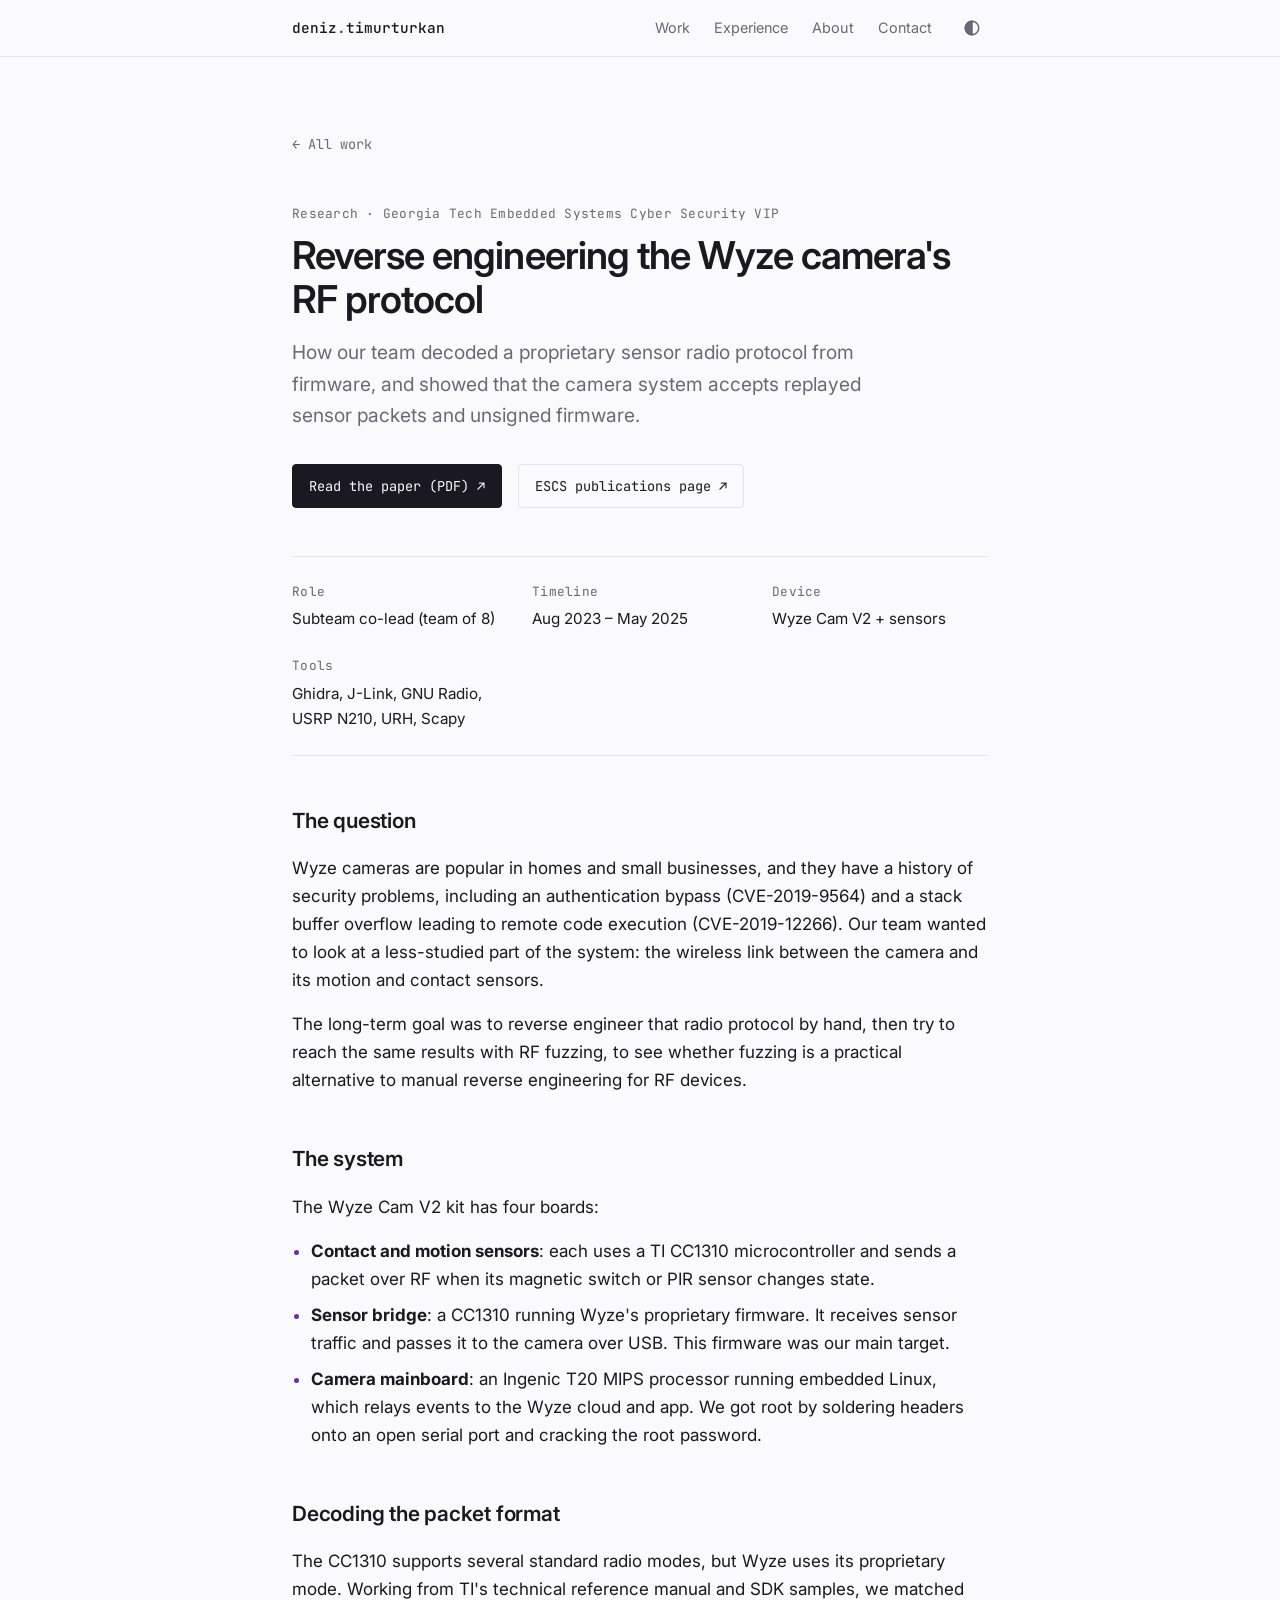
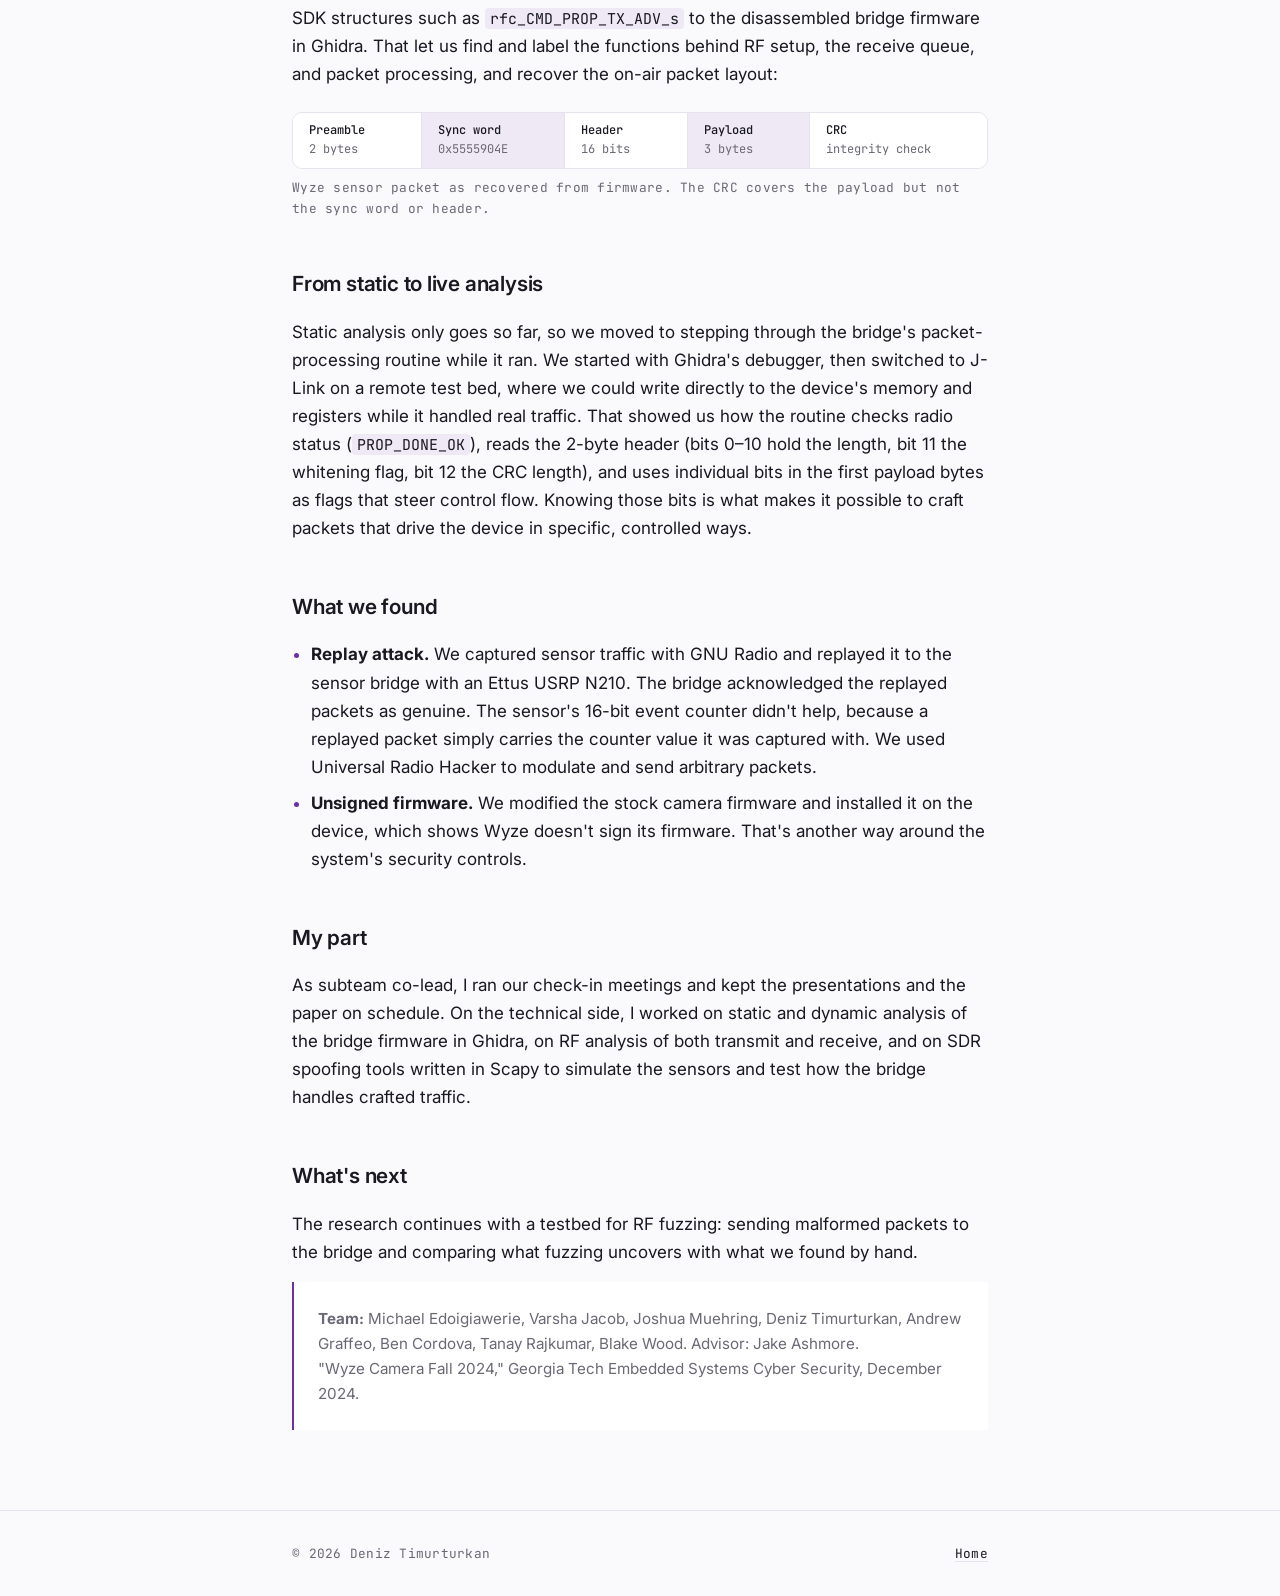
<file: research/wyze-camera/index.html>
<!DOCTYPE html>
<html lang="en">
<head>
  <meta charset="UTF-8">
  <meta name="viewport" content="width=device-width, initial-scale=1.0">
  <title>Reverse Engineering the Wyze Camera — Deniz Timurturkan</title>
  <meta name="description" content="Georgia Tech embedded security research: decoding the Wyze Cam V2 sensor RF protocol and demonstrating replay and unsigned-firmware weaknesses.">
  <meta property="og:title"       content="Reverse Engineering the Wyze Camera's RF Protocol">
  <meta property="og:description" content="Georgia Tech embedded security research, Fall 2024.">
  <meta property="og:type"        content="article">
  <link rel="icon" href="data:image/svg+xml,<svg xmlns='http://www.w3.org/2000/svg' viewBox='0 0 32 32'><rect width='32' height='32' rx='6' fill='%236b2fa8'/><text x='16' y='22' font-family='monospace' font-size='16' font-weight='700' fill='white' text-anchor='middle'>dt</text></svg>">

  <script>try { const t = localStorage.getItem('theme'); if (t) document.documentElement.dataset.theme = t; } catch (e) {}</script>

  <link rel="preconnect" href="https://fonts.googleapis.com">
  <link rel="preconnect" href="https://fonts.gstatic.com" crossorigin>
  <link href="https://fonts.googleapis.com/css2?family=Inter:wght@400;500;600&family=JetBrains+Mono:wght@400;500&display=swap" rel="stylesheet">

  <link rel="stylesheet" href="../../assets/css/reset.css">
  <link rel="stylesheet" href="../../assets/css/variables.css">
  <link rel="stylesheet" href="../../assets/css/global.css">
  <link rel="stylesheet" href="../../assets/css/case-study.css">
</head>
<body>

  <header class="site-header">
    <div class="container">
      <a href="../../" class="site-name">deniz<span>.</span>timurturkan</a>
      <nav class="site-nav" aria-label="Main navigation">
        <a href="../../#work" class="nav-section">Work</a>
        <a href="../../#experience" class="nav-section">Experience</a>
        <a href="../../#about" class="nav-section">About</a>
        <a href="../../#contact">Contact</a>
        <button class="theme-toggle" aria-label="Toggle dark mode">
          <svg viewBox="0 0 24 24" fill="none" stroke="currentColor" stroke-width="2" aria-hidden="true"><circle cx="12" cy="12" r="9"/><path d="M12 3a9 9 0 0 0 0 18z" fill="currentColor"/></svg>
        </button>
      </nav>
    </div>
  </header>

  <main class="container">
    <article class="case">
      <a href="../../#work" class="back-link">← All work</a>

      <p class="label">Research · Georgia Tech Embedded Systems Cyber Security VIP</p>
      <h1 class="case-title">Reverse engineering the Wyze camera's RF protocol</h1>
      <p class="case-lede">How our team decoded a proprietary sensor radio protocol from firmware, and showed that the camera system accepts replayed sensor packets and unsigned firmware.</p>

      <div class="case-actions">
        <a href="https://escs.vip.gatech.edu/sites/default/files/2025-01/Wyze_Fall_2024_Final_Paper.pdf" class="btn btn-primary" target="_blank" rel="noopener noreferrer">Read the paper (PDF) ↗</a>
        <a href="https://escs.vip.gatech.edu/publications" class="btn" target="_blank" rel="noopener noreferrer">ESCS publications page ↗</a>
      </div>

      <dl class="case-facts">
        <div><dt class="label">Role</dt><dd>Subteam co-lead (team of 8)</dd></div>
        <div><dt class="label">Timeline</dt><dd>Aug 2023 – May 2025</dd></div>
        <div><dt class="label">Device</dt><dd>Wyze Cam V2 + sensors</dd></div>
        <div><dt class="label">Tools</dt><dd>Ghidra, J-Link, GNU Radio, USRP N210, URH, Scapy</dd></div>
      </dl>

      <div class="case-body">

        <h2>The question</h2>
        <p>Wyze cameras are popular in homes and small businesses, and they have a history of security problems, including an authentication bypass (CVE-2019-9564) and a stack buffer overflow leading to remote code execution (CVE-2019-12266). Our team wanted to look at a less-studied part of the system: the wireless link between the camera and its motion and contact sensors.</p>
        <p>The long-term goal was to reverse engineer that radio protocol by hand, then try to reach the same results with RF fuzzing, to see whether fuzzing is a practical alternative to manual reverse engineering for RF devices.</p>

        <h2>The system</h2>
        <p>The Wyze Cam V2 kit has four boards:</p>
        <ul>
          <li><strong>Contact and motion sensors</strong>: each uses a TI CC1310 microcontroller and sends a packet over RF when its magnetic switch or PIR sensor changes state.</li>
          <li><strong>Sensor bridge</strong>: a CC1310 running Wyze's proprietary firmware. It receives sensor traffic and passes it to the camera over USB. This firmware was our main target.</li>
          <li><strong>Camera mainboard</strong>: an Ingenic T20 MIPS processor running embedded Linux, which relays events to the Wyze cloud and app. We got root by soldering headers onto an open serial port and cracking the root password.</li>
        </ul>

        <h2>Decoding the packet format</h2>
        <p>The CC1310 supports several standard radio modes, but Wyze uses its proprietary mode. Working from TI's technical reference manual and SDK samples, we matched SDK structures such as <code>rfc_CMD_PROP_TX_ADV_s</code> to the disassembled bridge firmware in Ghidra. That let us find and label the functions behind RF setup, the receive queue, and packet processing, and recover the on-air packet layout:</p>

        <div class="packet" role="img" aria-label="Packet layout: 2-byte preamble, 32-bit sync word 0x5555904E, 16-bit header, 3-byte payload, CRC">
          <div><b>Preamble</b><span>2 bytes</span></div>
          <div class="hl"><b>Sync word</b><span>0x5555904E</span></div>
          <div><b>Header</b><span>16 bits</span></div>
          <div class="hl"><b>Payload</b><span>3 bytes</span></div>
          <div><b>CRC</b><span>integrity check</span></div>
        </div>
        <p class="label figure-caption">Wyze sensor packet as recovered from firmware. The CRC covers the payload but not the sync word or header.</p>

        <h2>From static to live analysis</h2>
        <p>Static analysis only goes so far, so we moved to stepping through the bridge's packet-processing routine while it ran. We started with Ghidra's debugger, then switched to J-Link on a remote test bed, where we could write directly to the device's memory and registers while it handled real traffic. That showed us how the routine checks radio status (<code>PROP_DONE_OK</code>), reads the 2-byte header (bits 0–10 hold the length, bit 11 the whitening flag, bit 12 the CRC length), and uses individual bits in the first payload bytes as flags that steer control flow. Knowing those bits is what makes it possible to craft packets that drive the device in specific, controlled ways.</p>

        <h2>What we found</h2>
        <ul>
          <li><strong>Replay attack.</strong> We captured sensor traffic with GNU Radio and replayed it to the sensor bridge with an Ettus USRP N210. The bridge acknowledged the replayed packets as genuine. The sensor's 16-bit event counter didn't help, because a replayed packet simply carries the counter value it was captured with. We used Universal Radio Hacker to modulate and send arbitrary packets.</li>
          <li><strong>Unsigned firmware.</strong> We modified the stock camera firmware and installed it on the device, which shows Wyze doesn't sign its firmware. That's another way around the system's security controls.</li>
        </ul>

        <h2>My part</h2>
        <!-- TODO (Deniz): adjust this to exactly what you personally did -->
        <p>As subteam co-lead, I ran our check-in meetings and kept the presentations and the paper on schedule. On the technical side, I worked on static and dynamic analysis of the bridge firmware in Ghidra, on RF analysis of both transmit and receive, and on SDR spoofing tools written in Scapy to simulate the sensors and test how the bridge handles crafted traffic.</p>

        <h2>What's next</h2>
        <p>The research continues with a testbed for RF fuzzing: sending malformed packets to the bridge and comparing what fuzzing uncovers with what we found by hand.</p>

        <p class="credit">
          <strong>Team:</strong> Michael Edoigiawerie, Varsha Jacob, Joshua Muehring, Deniz Timurturkan, Andrew Graffeo, Ben Cordova, Tanay Rajkumar, Blake Wood. Advisor: Jake Ashmore.<br>
          "Wyze Camera Fall 2024," Georgia Tech Embedded Systems Cyber Security, December 2024.
        </p>
      </div>
    </article>
  </main>

  <footer class="site-footer">
    <div class="container">
      <p class="label">&copy; 2026 Deniz Timurturkan</p>
      <p class="label"><a href="../../" class="link">Home</a></p>
    </div>
  </footer>

  <script src="../../assets/js/theme.js"></script>
</body>
</html>
</file>
<file: assets/css/variables.css>
:root {
  /* ── Colors (light) ── */
  --color-bg:         #faf9fc;
  --color-surface:    #ffffff;
  --color-text:       #1a1820;
  --color-text-muted: #6b6875;
  --color-border:     #e6e3ec;
  --color-accent:     #6b2fa8;   /* deep purple */
  --color-accent-soft: rgba(107, 47, 168, 0.08);

  /* ── Typography ── */
  --font-body: 'Inter', 'Helvetica Neue', Arial, sans-serif;
  --font-mono: 'JetBrains Mono', ui-monospace, 'SF Mono', Menlo, monospace;

  /* ── Spacing scale ── */
  --space-xs:  0.25rem;   /*  4px */
  --space-sm:  0.5rem;    /*  8px */
  --space-md:  1rem;      /* 16px */
  --space-lg:  1.5rem;    /* 24px */
  --space-xl:  2rem;      /* 32px */
  --space-2xl: 3rem;      /* 48px */
  --space-3xl: 5rem;      /* 80px */

  /* ── Layout ── */
  --max-width: 760px;
  --gutter:    clamp(1rem, 5vw, 2rem);

  /* ── Transitions ── */
  --transition-fast: 150ms ease;
  --transition-base: 250ms ease;

  /* ── Radii ── */
  --radius-sm: 4px;
  --radius-md: 10px;
}

/* ── Colors (dark) — follows the OS unless the toggle forces light ── */
@media (prefers-color-scheme: dark) {
  :root:not([data-theme="light"]) {
    --color-bg:          #121016;
    --color-surface:     #1a1720;
    --color-text:        #ecebf0;
    --color-text-muted:  #9b97a6;
    --color-border:      #2a2631;
    --color-accent:      #c3a4f5;
    --color-accent-soft: rgba(195, 164, 245, 0.1);
  }
}

:root[data-theme="dark"] {
  --color-bg:          #121016;
  --color-surface:     #1a1720;
  --color-text:        #ecebf0;
  --color-text-muted:  #9b97a6;
  --color-border:      #2a2631;
  --color-accent:      #c3a4f5;
  --color-accent-soft: rgba(195, 164, 245, 0.1);
}
</file>
<file: assets/css/global.css>
/* ━━━━━━━━━━━━━━━━━━━━━━━━━━━━━━━━━━━━
   BASE
━━━━━━━━━━━━━━━━━━━━━━━━━━━━━━━━━━━━ */
body {
  background: var(--color-bg);
  color: var(--color-text);
  font-family: var(--font-body);
  font-size: 1.0625rem;
  line-height: 1.65;
  transition: background-color var(--transition-base), color var(--transition-base);
}

.container {
  max-width: var(--max-width);
  margin-inline: auto;
  padding-inline: var(--gutter);
}

a.link {
  color: var(--color-text);
  text-decoration: underline;
  text-decoration-color: var(--color-border);
  text-underline-offset: 3px;
  transition: text-decoration-color var(--transition-fast), color var(--transition-fast);
}
a.link:hover { color: var(--color-accent); text-decoration-color: var(--color-accent); }

:focus-visible {
  outline: 2px solid var(--color-accent);
  outline-offset: 3px;
  border-radius: var(--radius-sm);
}

/* Mono label used for section headings, dates and tags */
.label {
  font-family: var(--font-mono);
  font-size: 0.8rem;
  letter-spacing: 0.02em;
  color: var(--color-text-muted);
}

/* ━━━━━━━━━━━━━━━━━━━━━━━━━━━━━━━━━━━━
   HEADER
━━━━━━━━━━━━━━━━━━━━━━━━━━━━━━━━━━━━ */
.site-header {
  position: sticky;
  top: 0;
  z-index: 10;
  background: color-mix(in srgb, var(--color-bg) 85%, transparent);
  backdrop-filter: blur(8px);
  -webkit-backdrop-filter: blur(8px);
  border-bottom: 1px solid var(--color-border);
}

.site-header .container {
  display: flex;
  align-items: center;
  justify-content: space-between;
  gap: var(--space-md);
  height: 56px;
}

.site-name {
  font-family: var(--font-mono);
  font-size: 0.9rem;
  font-weight: 500;
}
.site-name span { color: var(--color-accent); }

.site-nav {
  display: flex;
  align-items: center;
  gap: var(--space-lg);
  font-size: 0.9rem;
}
.site-nav a { color: var(--color-text-muted); transition: color var(--transition-fast); }
.site-nav a:hover { color: var(--color-text); }

.theme-toggle {
  color: var(--color-text-muted);
  width: 32px;
  height: 32px;
  display: grid;
  place-items: center;
  border-radius: var(--radius-sm);
  transition: color var(--transition-fast), background-color var(--transition-fast);
}
.theme-toggle:hover { color: var(--color-text); background: var(--color-accent-soft); }
.theme-toggle svg { width: 18px; height: 18px; }

@media (max-width: 600px) {
  .site-nav .nav-section { display: none; }
}

/* ━━━━━━━━━━━━━━━━━━━━━━━━━━━━━━━━━━━━
   SECTIONS
━━━━━━━━━━━━━━━━━━━━━━━━━━━━━━━━━━━━ */
.section {
  padding-block: var(--space-3xl) 0;
  scroll-margin-top: 56px;
}

.section-heading {
  display: block;
  margin-bottom: var(--space-xl);
}
.section-heading::before { content: '// '; color: var(--color-accent); }

/* ━━━━━━━━━━━━━━━━━━━━━━━━━━━━━━━━━━━━
   TAGS
━━━━━━━━━━━━━━━━━━━━━━━━━━━━━━━━━━━━ */
.tags {
  display: flex;
  flex-wrap: wrap;
  gap: var(--space-sm);
}
.tags li {
  font-family: var(--font-mono);
  font-size: 0.72rem;
  color: var(--color-text-muted);
  border: 1px solid var(--color-border);
  border-radius: var(--radius-sm);
  padding: 2px 8px;
}

/* ━━━━━━━━━━━━━━━━━━━━━━━━━━━━━━━━━━━━
   FOOTER
━━━━━━━━━━━━━━━━━━━━━━━━━━━━━━━━━━━━ */
.site-footer {
  margin-top: var(--space-3xl);
  padding-block: var(--space-xl);
  border-top: 1px solid var(--color-border);
}
.site-footer .container {
  display: flex;
  flex-wrap: wrap;
  justify-content: space-between;
  gap: var(--space-md);
}
</file>
<file: assets/css/home.css>
/* ━━━━━━━━━━━━━━━━━━━━━━━━━━━━━━━━━━━━
   HERO
━━━━━━━━━━━━━━━━━━━━━━━━━━━━━━━━━━━━ */
.hero {
  display: grid;
  grid-template-columns: auto 1fr;
  align-items: center;
  gap: var(--space-2xl);
  padding-block: clamp(3.5rem, 10vw, 6rem) 0;
}

.headshot {
  width: 176px;
  height: 176px;
  border-radius: 50%;
  object-fit: cover;
  border: 1px solid var(--color-border);
}

.hero-name {
  font-size: clamp(1.9rem, 5vw, 2.5rem);
  font-weight: 600;
  letter-spacing: -0.025em;
  line-height: 1.15;
}

.hero-intro {
  margin-top: var(--space-lg);
  font-size: clamp(1.15rem, 2.5vw, 1.3rem);
  line-height: 1.5;
}

.hero-tagline {
  margin-top: var(--space-md);
  line-height: 1.65;
  color: var(--color-text-muted);
}

@media (max-width: 600px) {
  .hero {
    grid-template-columns: 1fr;
    gap: var(--space-lg);
  }
  .headshot {
    width: 128px;
    height: 128px;
  }
}

.hero-links {
  display: flex;
  flex-wrap: wrap;
  gap: var(--space-md) var(--space-lg);
  margin-top: var(--space-xl);
  font-family: var(--font-mono);
  font-size: 0.85rem;
}
.hero-links a::after { content: ' ↗'; color: var(--color-text-muted); }
.hero-links a[href^="mailto"]::after { content: ''; }

/* ━━━━━━━━━━━━━━━━━━━━━━━━━━━━━━━━━━━━
   WORK LIST
━━━━━━━━━━━━━━━━━━━━━━━━━━━━━━━━━━━━ */
.work-list {
  display: flex;
  flex-direction: column;
  gap: var(--space-md);
}

.work-item {
  position: relative;
  padding: var(--space-lg);
  background: var(--color-surface);
  border: 1px solid var(--color-border);
  border-radius: var(--radius-md);
  transition: border-color var(--transition-fast);
}
.work-item:has(.work-title a):hover { border-color: var(--color-accent); }

.work-meta {
  display: flex;
  justify-content: space-between;
  flex-wrap: wrap;
  gap: var(--space-sm);
  margin-bottom: var(--space-sm);
}

.work-title {
  font-size: 1.15rem;
  font-weight: 600;
  letter-spacing: -0.01em;
  margin-bottom: var(--space-sm);
}
/* Makes the whole card clickable while keeping one real link */
.work-title a::after { content: ''; position: absolute; inset: 0; }
.work-title a:hover { color: var(--color-accent); }

.work-desc {
  color: var(--color-text-muted);
  margin-bottom: var(--space-md);
}

.work-cta {
  font-family: var(--font-mono);
  font-size: 0.8rem;
  color: var(--color-accent);
  margin-top: var(--space-md);
}

.featured-badge { color: var(--color-accent); }

/* ━━━━━━━━━━━━━━━━━━━━━━━━━━━━━━━━━━━━
   EXPERIENCE
━━━━━━━━━━━━━━━━━━━━━━━━━━━━━━━━━━━━ */
.timeline {
  display: flex;
  flex-direction: column;
}

.timeline-item {
  display: grid;
  grid-template-columns: 9.5rem 1fr;
  gap: var(--space-lg);
  padding-block: var(--space-lg);
  border-top: 1px solid var(--color-border);
}
.timeline-item:last-child { border-bottom: 1px solid var(--color-border); }

.timeline-role { font-weight: 600; }
.timeline-org  { color: var(--color-text-muted); }
.timeline-desc { margin-top: var(--space-sm); color: var(--color-text-muted); font-size: 0.97rem; }

@media (max-width: 600px) {
  .timeline-item { grid-template-columns: 1fr; gap: var(--space-xs); }
}

/* ━━━━━━━━━━━━━━━━━━━━━━━━━━━━━━━━━━━━
   ABOUT
━━━━━━━━━━━━━━━━━━━━━━━━━━━━━━━━━━━━ */
.about-text p + p { margin-top: var(--space-md); }

.about-facts {
  display: grid;
  grid-template-columns: repeat(auto-fit, minmax(200px, 1fr));
  gap: var(--space-lg);
  margin-top: var(--space-xl);
}
.about-facts dt { margin-bottom: var(--space-xs); }

/* ━━━━━━━━━━━━━━━━━━━━━━━━━━━━━━━━━━━━
   CONTACT
━━━━━━━━━━━━━━━━━━━━━━━━━━━━━━━━━━━━ */
.contact-email {
  display: inline-block;
  font-size: clamp(1.2rem, 4vw, 1.6rem);
  font-weight: 600;
  letter-spacing: -0.015em;
  margin-top: var(--space-md);
}
</file>
<file: assets/css/case-study.css>
/* ━━━━━━━━━━━━━━━━━━━━━━━━━━━━━━━━━━━━
   CASE STUDY PAGE
━━━━━━━━━━━━━━━━━━━━━━━━━━━━━━━━━━━━ */
.case {
  padding-block: clamp(2.5rem, 8vw, 4.5rem) 0;
}

.back-link {
  display: inline-block;
  font-family: var(--font-mono);
  font-size: 0.85rem;
  color: var(--color-text-muted);
  margin-bottom: var(--space-2xl);
}
.back-link:hover { color: var(--color-accent); }

.case-title {
  font-size: clamp(1.8rem, 5vw, 2.4rem);
  font-weight: 600;
  letter-spacing: -0.025em;
  line-height: 1.15;
  margin-block: var(--space-sm) var(--space-md);
}

.case-lede {
  font-size: 1.2rem;
  color: var(--color-text-muted);
  max-width: 38rem;
}

.case-actions {
  display: flex;
  flex-wrap: wrap;
  gap: var(--space-md);
  margin-top: var(--space-xl);
}

.btn {
  display: inline-flex;
  align-items: center;
  gap: var(--space-sm);
  font-family: var(--font-mono);
  font-size: 0.85rem;
  padding: 10px 16px;
  border-radius: var(--radius-sm);
  border: 1px solid var(--color-border);
  transition: border-color var(--transition-fast), background-color var(--transition-fast), color var(--transition-fast);
}
.btn:hover { border-color: var(--color-accent); color: var(--color-accent); }
.btn-primary { background: var(--color-text); color: var(--color-bg); border-color: var(--color-text); }
.btn-primary:hover { background: var(--color-accent); border-color: var(--color-accent); color: #fff; }

/* At-a-glance facts */
.case-facts {
  display: grid;
  grid-template-columns: repeat(auto-fit, minmax(160px, 1fr));
  gap: var(--space-lg);
  margin-top: var(--space-2xl);
  padding-block: var(--space-lg);
  border-block: 1px solid var(--color-border);
}
.case-facts dd { font-size: 0.95rem; margin-top: var(--space-xs); }

.case-body h2 {
  font-size: 1.3rem;
  font-weight: 600;
  letter-spacing: -0.01em;
  margin-block: var(--space-2xl) var(--space-md);
}
.case-body p + p,
.case-body p + ul,
.case-body ul + p { margin-top: var(--space-md); }

.case-body ul { padding-left: 1.2rem; }
.case-body ul li { list-style: disc; margin-top: var(--space-sm); }
.case-body ul li::marker { color: var(--color-accent); }

.case-body code {
  font-family: var(--font-mono);
  font-size: 0.88em;
  background: var(--color-accent-soft);
  padding: 1px 5px;
  border-radius: var(--radius-sm);
}

/* Packet-format diagram */
.packet {
  display: flex;
  flex-wrap: wrap;
  margin-top: var(--space-lg);
  font-family: var(--font-mono);
  font-size: 0.75rem;
  border: 1px solid var(--color-border);
  border-radius: var(--radius-md);
  overflow: hidden;
}
.packet div {
  flex: 1 1 auto;
  padding: var(--space-sm) var(--space-md);
  border-right: 1px solid var(--color-border);
  background: var(--color-surface);
}
.packet div:last-child { border-right: none; }
.packet b { display: block; font-weight: 500; color: var(--color-text); }
.packet span { color: var(--color-text-muted); }
.packet .hl { background: var(--color-accent-soft); }

.figure-caption {
  margin-top: var(--space-sm);
}

/* Figure image (plots have a white background, so keep a light frame in both themes) */
.case-figure {
  margin-top: var(--space-lg);
  padding: var(--space-sm);
  background: #fff;
  border: 1px solid var(--color-border);
  border-radius: var(--radius-md);
}
.case-figure img { width: 100%; height: auto; }

/* Results table */
.table-wrap {
  margin-top: var(--space-lg);
  overflow-x: auto;
  border: 1px solid var(--color-border);
  border-radius: var(--radius-md);
}
.results {
  width: 100%;
  border-collapse: collapse;
  font-size: 0.92rem;
}
.results th,
.results td {
  padding: var(--space-sm) var(--space-md);
  text-align: left;
  border-bottom: 1px solid var(--color-border);
}
.results tr:last-child td { border-bottom: none; }
.results th {
  font-family: var(--font-mono);
  font-size: 0.75rem;
  font-weight: 500;
  color: var(--color-text-muted);
  background: var(--color-surface);
}
.results td.num { font-family: var(--font-mono); font-variant-numeric: tabular-nums; }
.results tr.hl td { background: var(--color-accent-soft); }

.credit {
  margin-top: var(--space-2xl);
  padding: var(--space-lg);
  border-left: 2px solid var(--color-accent);
  background: var(--color-surface);
  font-size: 0.95rem;
  color: var(--color-text-muted);
}
</file>
